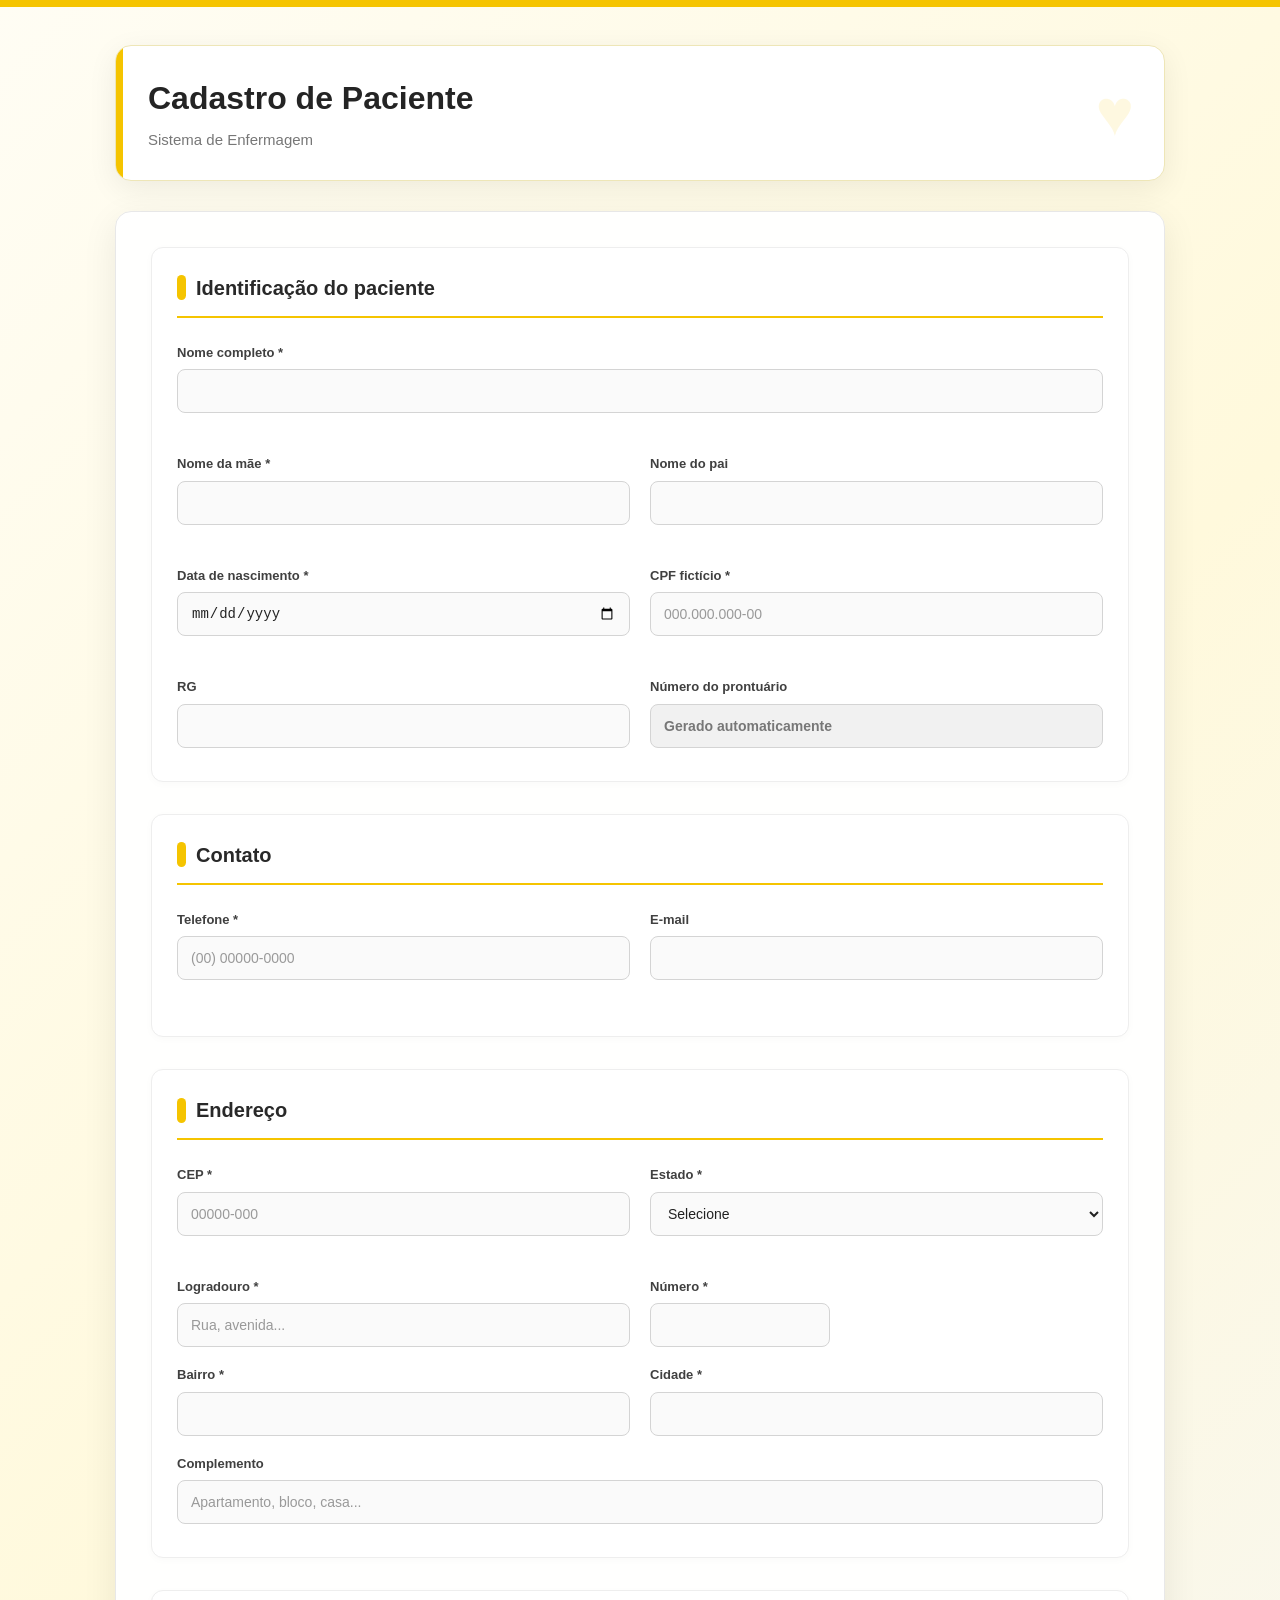
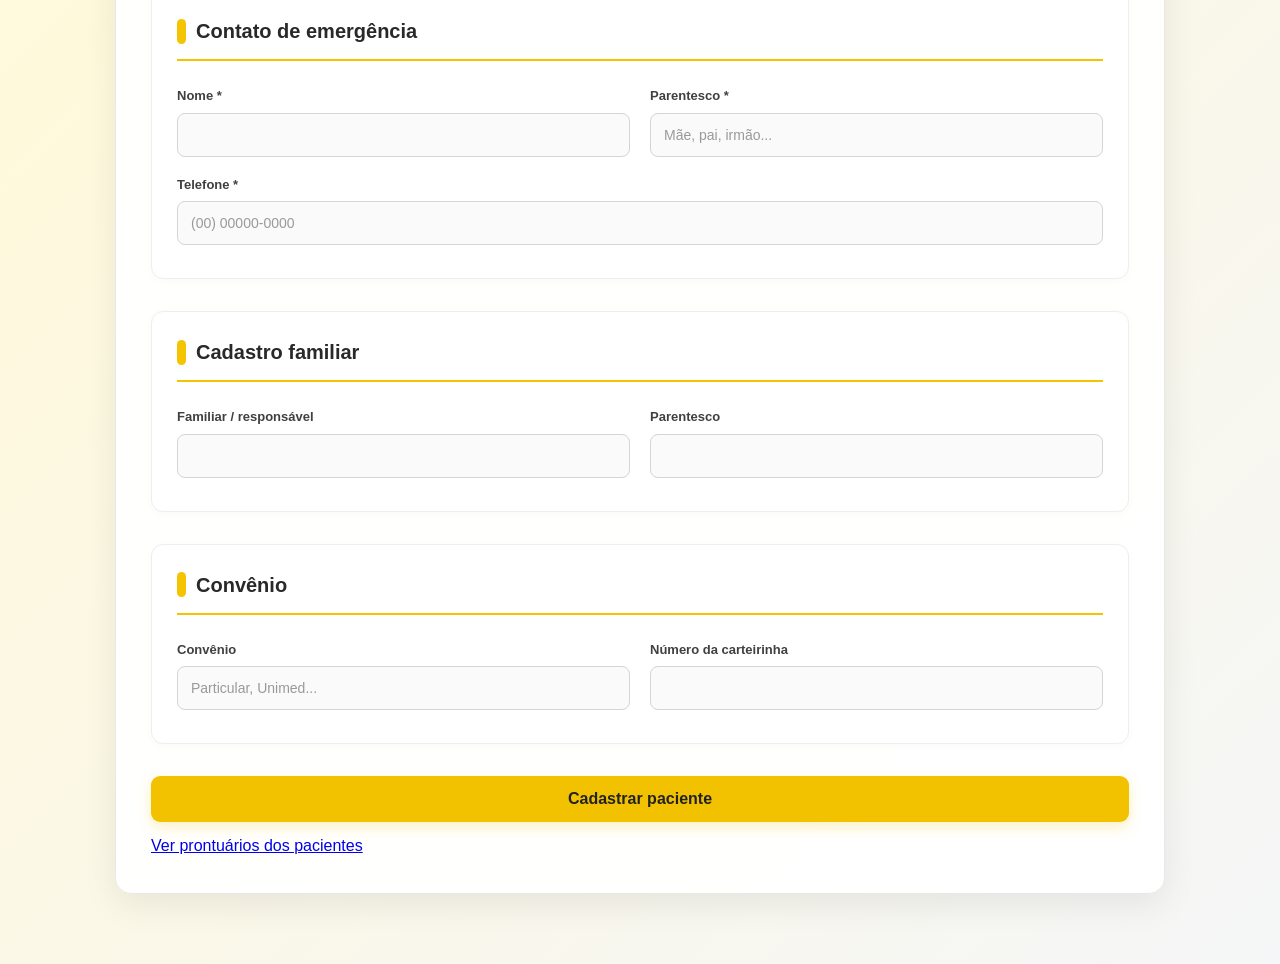
<file: funcionalidades/cadastro_paciente.html>
<!DOCTYPE html>
<html lang="pt-BR">
<head>
    <meta charset="UTF-8">
    <meta name="viewport" content="width=device-width, initial-scale=1.0">
    <title>UniProz</title>
    <link rel="stylesheet" href="../visual/style.css">
    <link rel="shortcut icon" href="../imagens/favicon.ico" type="icone Uniproz">
    <script src="../funcionalidades/main.js" defer></script>
</head>

<body>
    <main class="pagina-cadastro">
        <section class="cadastro-container">
            <header class="cabecalho-cadastro">
                <h1>
                    Cadastro de Paciente
                </h1>
                <p>
                    Sistema de Enfermagem
                </p>
            </header>
            <form id="formCadastro" novalidate>

                <div class="secao-formulario">

                    <h2>
                        Identificação do paciente
                    </h2>

                    <div class="campo-formulario">

                        <label for="nomeCompleto">
                            Nome completo *
                        </label>
                        <input type="text" id="nomeCompleto" name="nomeCompleto" autocomplete="off" required>
                        <small id="nomeCompleto-feedback" class="feedback-campo"></small>
                    </div>

                    <div class="linha-formulario">
                        <div class="campo-formulario">
                            <label for="nomeMae">
                                Nome da mãe *
                            </label>
                            <input type="text" id="nomeMae" name="nomeMae" required>
                            <small id="nomeMae-feedback" class="feedback-campo"></small>
                        </div>

                        <div class="campo-formulario">
                            <label for="nomePai">
                                Nome do pai
                            </label>
                            
                            <input type="text" id="nomePai" name="nomePai">

                            <small id="nomePai-feedback" class="feedback-campo"></small>
                        </div>
                    </div>

                    <div class="linha-formulario">
                        <div class="campo-formulario">
                            <label for="dataNascimento">
                                Data de nascimento *
                            </label>

                            <input type="date" id="dataNascimento" name="dataNascimento" required>

                            <small id="dataNascimento-feedback" class="feedback-campo"></small>
                        </div>


                        <div class="campo-formulario">
                            <label for="cpf">
                                CPF fictício *
                            </label>

                            <input type="text" id="cpf" name="cpf" inputmode="numeric" maxlength="14" placeholder="000.000.000-00" required>

                            <small id="cpf-feedback" class="feedback-campo"></small>
                        </div>
                    </div>

                    <div class="linha-formulario">
                        <div class="campo-formulario">
                            <label for="rg">
                                RG
                            </label>

                            <input type="text" id="rg" name="rg">
                        </div>

                        <div class="campo-formulario">
                            <label for="numeroProntuario">
                                Número do prontuário
                            </label>

                            <input type="text" id="numeroProntuario" name="numeroProntuario" value="Gerado automaticamente" readonly>
                        </div>
                    </div>
                </div>

                <div class="secao-formulario">
                    <h2>
                        Contato
                    </h2>

                    <div class="linha-formulario">
                        <div class="campo-formulario">
                            <label for="telefone">
                                Telefone *
                            </label>

                            <input type="text" id="telefone" name="telefone" inputmode="numeric" maxlength="15" placeholder="(00) 00000-0000" required>
                            <small id="telefone-feedback" class="feedback-campo"></small>
                        </div>

                        <div class="campo-formulario">
                            <label for="email">
                                E-mail
                            </label>

                            <input type="email" id="email" name="email">
                            <small id="email-feedback" class="feedback-campo"></small>
                        </div>
                    </div>
                </div>

                <div class="secao-formulario">
                    <h2>
                        Endereço
                    </h2>

                    <div class="linha-formulario">
                        <div class="campo-formulario">
                            <label for="cep">
                                CEP *
                            </label>

                            <input type="text" id="cep" name="cep" inputmode="numeric" maxlength="9" placeholder="00000-000" required>
                            <small id="cep-feedback" class="feedback-campo"></small>

                        </div>
                        <div class="campo-formulario">
                            <label for="estado">
                                Estado *
                            </label>
                            <select id="estado" name="estado" required>

                                <option value="">
                                    Selecione
                                </option>

                                <option>AC</option>
                                <option>AL</option>
                                <option>AP</option>
                                <option>AM</option>
                                <option>BA</option>
                                <option>CE</option>
                                <option>DF</option>
                                <option>ES</option>
                                <option>GO</option>
                                <option>MA</option>
                                <option>MT</option>
                                <option>MS</option>
                                <option>MG</option>
                                <option>PA</option>
                                <option>PB</option>
                                <option>PR</option>
                                <option>PE</option>
                                <option>PI</option>
                                <option>RJ</option>
                                <option>RN</option>
                                <option>RS</option>
                                <option>RO</option>
                                <option>RR</option>
                                <option>SC</option>
                                <option>SP</option>
                                <option>SE</option>
                                <option>TO</option>
                            </select>
                        </div>
                    </div>

                    <div class="linha-formulario">
                        <div class="campo-formulario grande">
                            <label for="logradouro">
                                Logradouro *
                            </label>

                            <input type="text" id="logradouro" name="logradouro" placeholder="Rua, avenida..." required>

                        </div>
                        <div class="campo-formulario pequeno">
                            <label for="numero">
                                Número *
                            </label>

                            <input type="text" id="numero" name="numero" required>
                        </div>
                    </div>

                    <div class="linha-formulario">
                        <div class="campo-formulario">
                            <label for="bairro">
                                Bairro *
                            </label>

                            <input type="text" id="bairro" name="bairro" required>
                        </div>
                        <div class="campo-formulario">
                            <label for="cidade">
                                Cidade *
                            </label>

                            <input type="text" id="cidade" name="cidade" required>
                        </div>
                    </div>

                    <div class="campo-formulario">
                        <label for="complemento">
                            Complemento
                        </label>

                        <input type="text" id="complemento" name="complemento" placeholder="Apartamento, bloco, casa...">
                    </div>
                </div>
                <div class="secao-formulario">
                    <h2>
                        Contato de emergência
                    </h2>

                    <div class="linha-formulario">
                        <div class="campo-formulario">
                            <label for="nomeEmergencia">
                                Nome *
                            </label>

                            <input type="text" id="nomeEmergencia" name="nomeEmergencia" required>
                        </div>

                        <div class="campo-formulario">
                            <label for="parentescoEmergencia">
                                Parentesco *
                            </label>
                        
                            <input type="text" id="parentescoEmergencia" name="parentescoEmergencia" placeholder="Mãe, pai, irmão..." required>
                        </div>

                    </div>
                    <div class="campo-formulario">
                        <label for="telefoneEmergencia">
                            Telefone *
                        </label>
                        <input type="text" id="telefoneEmergencia" name="telefoneEmergencia" inputmode="numeric" maxlength="15" placeholder="(00) 00000-0000" required>

                    </div>
                </div>
                <div class="secao-formulario">
                    <h2>
                        Cadastro familiar
                    </h2>
                    <div class="linha-formulario">
                        <div class="campo-formulario">
                            <label for="responsavelFamiliar">
                                Familiar / responsável
                            </label>

                            <input type="text" id="responsavelFamiliar" name="responsavelFamiliar">

                        </div>
                        <div class="campo-formulario">
                            <label for="parentescoFamiliar">
                                Parentesco
                            </label>

                            <input type="text" id="parentescoFamiliar" name="parentescoFamiliar">

                        </div>
                    </div>
                </div>
                <div class="secao-formulario">
                    <h2>
                        Convênio
                    </h2>
                    <div class="linha-formulario">
                        <div class="campo-formulario">
                            <label for="convenio">
                                Convênio
                            </label>

                            <input type="text" id="convenio" name="convenio" placeholder="Particular, Unimed...">

                        </div>
                        <div class="campo-formulario">
                            <label for="numeroCarteirinha">
                                Número da carteirinha
                            </label>

                            <input type="text" id="numeroCarteirinha" name="numeroCarteirinha">

                        </div>
                    </div>
                </div>

                <div id="mensagemCadastro" class="mensagem"></div>

                <div class="acoes-cadastro">

                    <button type="submit" class="btn-principal">
                        Cadastrar paciente
                    </button>
                    <a href="prontuario.html" class="btn-prontuario">
                        Ver prontuários dos pacientes
                    </a>
                </div>
            </form>
        </section>
    </main>

    <script src="main.js"></script>

</body>
</html>
</file>
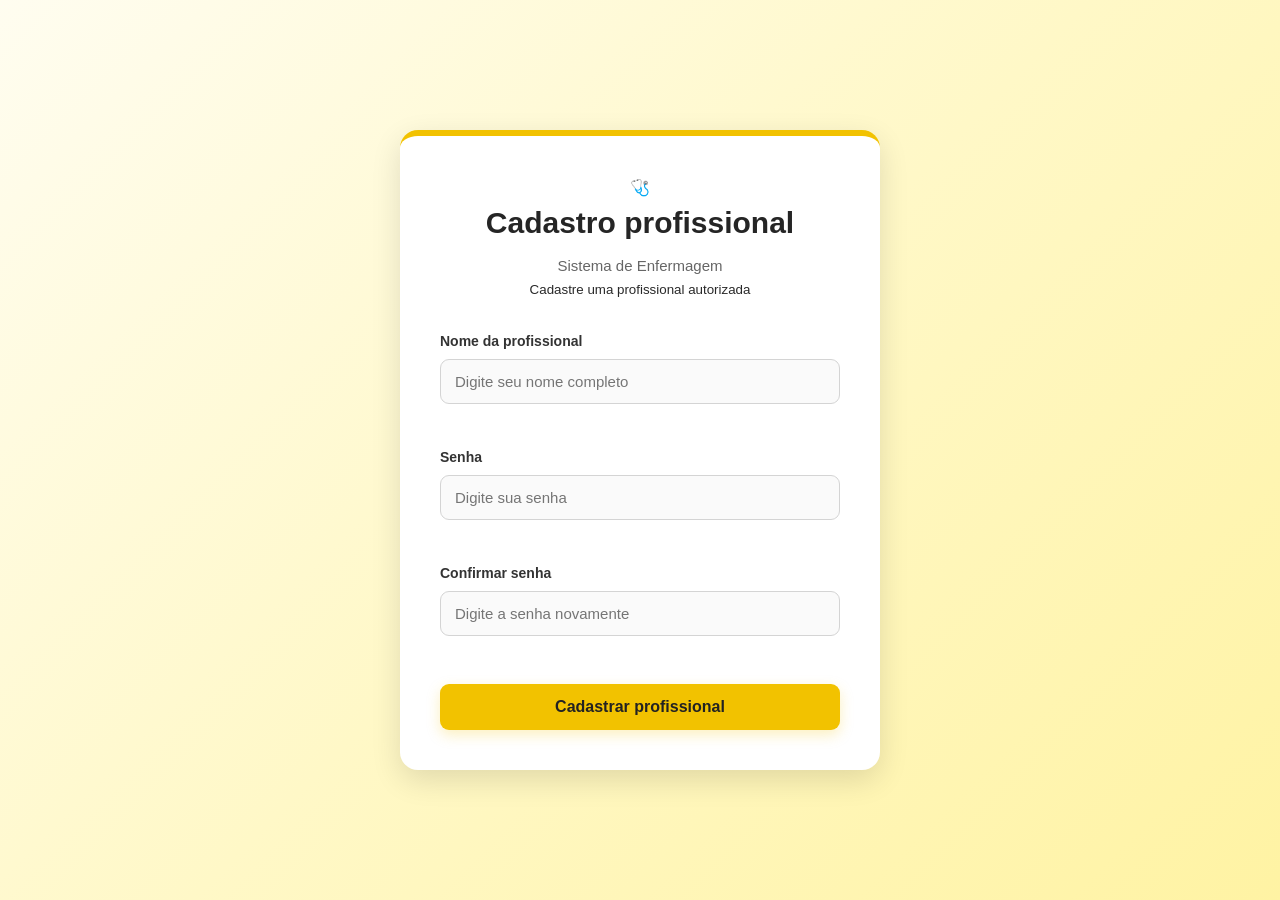
<file: funcionalidades/cadastro_profissional.html>
<!DOCTYPE html>
<html lang="pt-BR">
<head>
    <meta charset="UTF-8">
    <meta name="viewport" content="width=device-width, initial-scale=1.0">
    <title>UniProz</title>
    <link rel="stylesheet" href="../visual/style.css">
    <link rel="shortcut icon" href="../imagens/favicon.ico" type="icone UniProz">
    <script src="../funcionalidades/main.js" defer></script>
</head>
<body>
    <main class="login-container">
        <section class="login-box">
            <header class="login-header">
                <div class="login-icone">
                    🩺
                </div>
                <h1>
                    Cadastro profissional
                </h1>
                <p>
                    Sistema de Enfermagem
                </p>
                <small>
                    Cadastre uma profissional autorizada
                </small>
            </header>

            <form id="formCadastroProfissional" novalidate>

                <div class="form-group">
                    <label for="nomeProfissional">
                        Nome da profissional
                    </label>

                    <input type="text" id="nomeProfissional" name="nomeProfissional" placeholder="Digite seu nome completo" autocomplete="name" required>

                    <small id="nomeProfissional-feedback" class="feedback-campo"></small>
                </div>

                <div class="form-group">
                    <label for="senhaProfissional">
                        Senha
                    </label>

                    <input type="password" id="senhaProfissional" name="senhaProfissional" placeholder="Digite sua senha" autocomplete="new-password" required>

                    <small id="senhaProfissional-feedback" class="feedback-campo"></small>
                </div>

                <div class="form-group">
                    <label for="confirmarSenha">
                        Confirmar senha
                    </label>

                    <input type="password" id="confirmarSenha" name="confirmarSenha" placeholder="Digite a senha novamente" autocomplete="new-password" required>

                    <small id="confirmarSenha-feedback" class="feedback-campo"></small>
                </div>

                <div id="mensagemProfissional" class="mensagem"></div>

                <div class="form-actions">
                    <button type="submit" class="btn-principal">
                        Cadastrar profissional
                    </button>
                </div>
            </form>
        </section>
    </main>
</body>
</html>
</file>
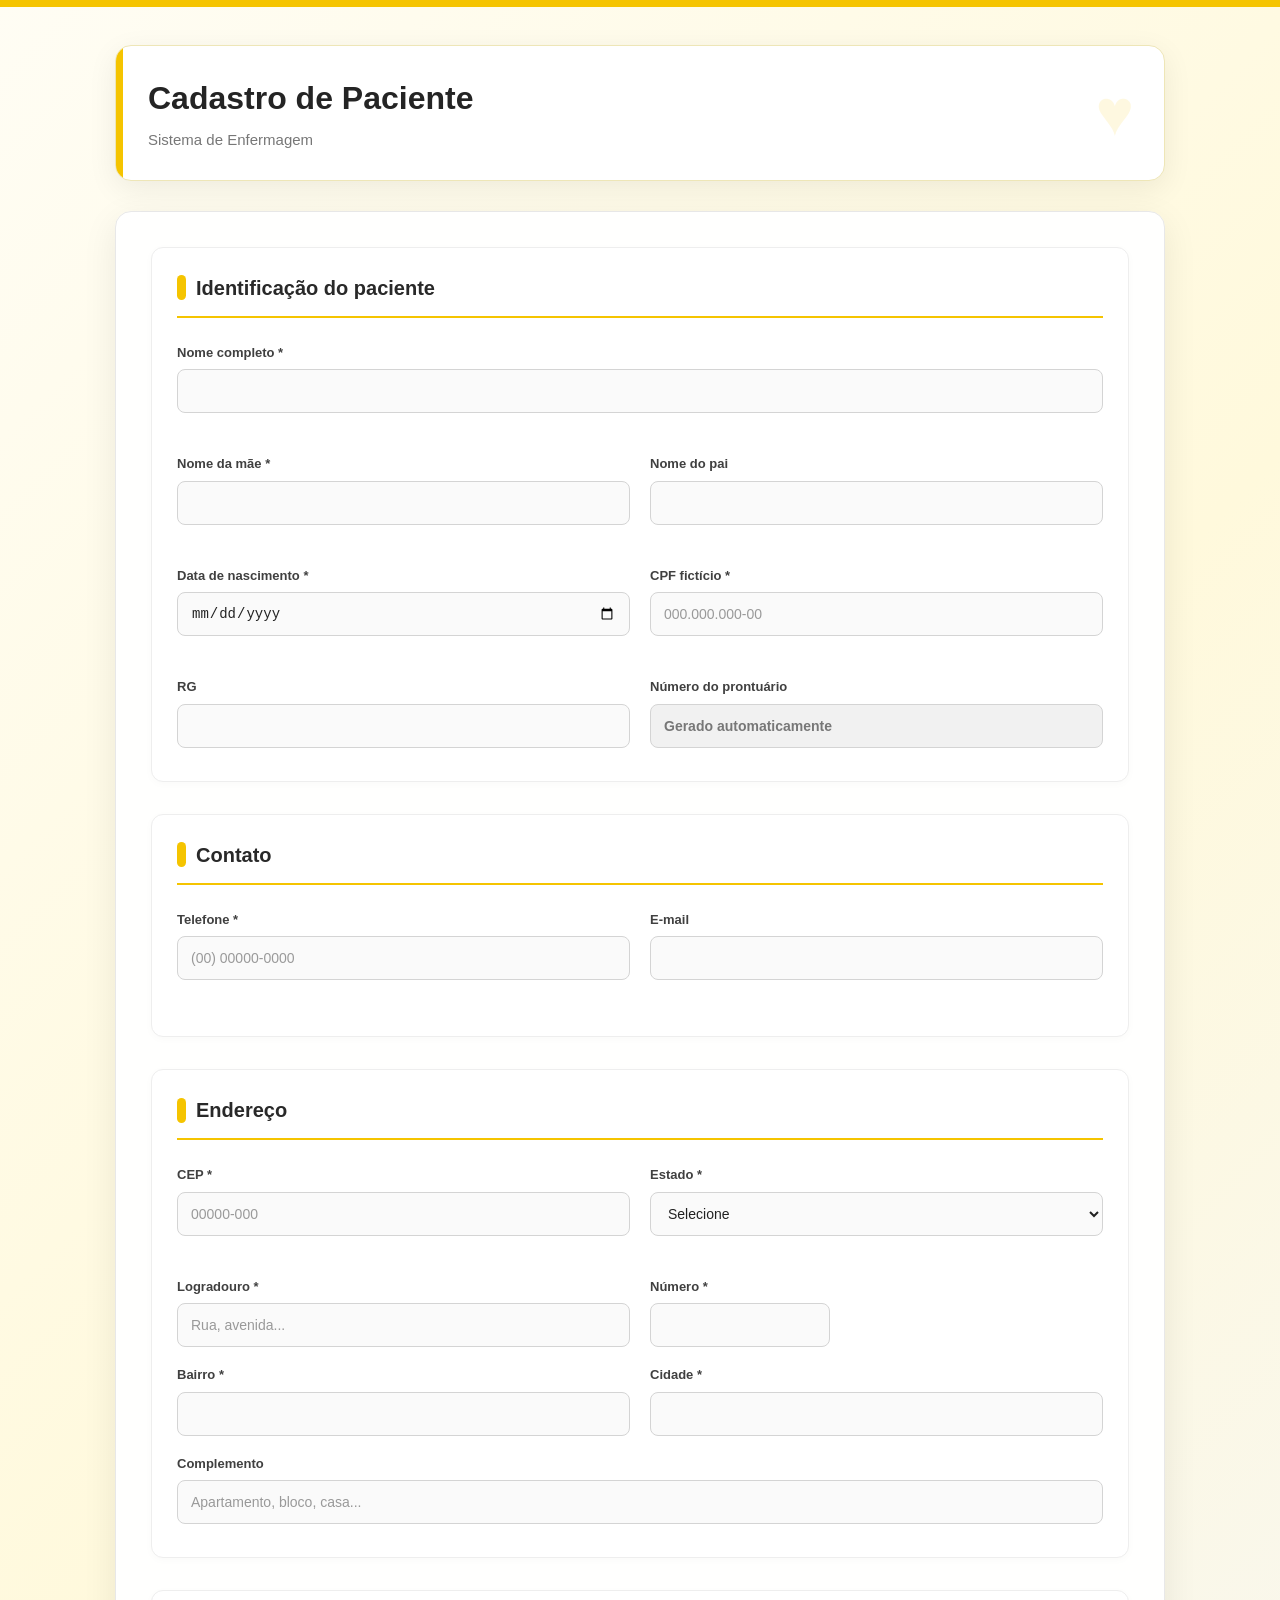
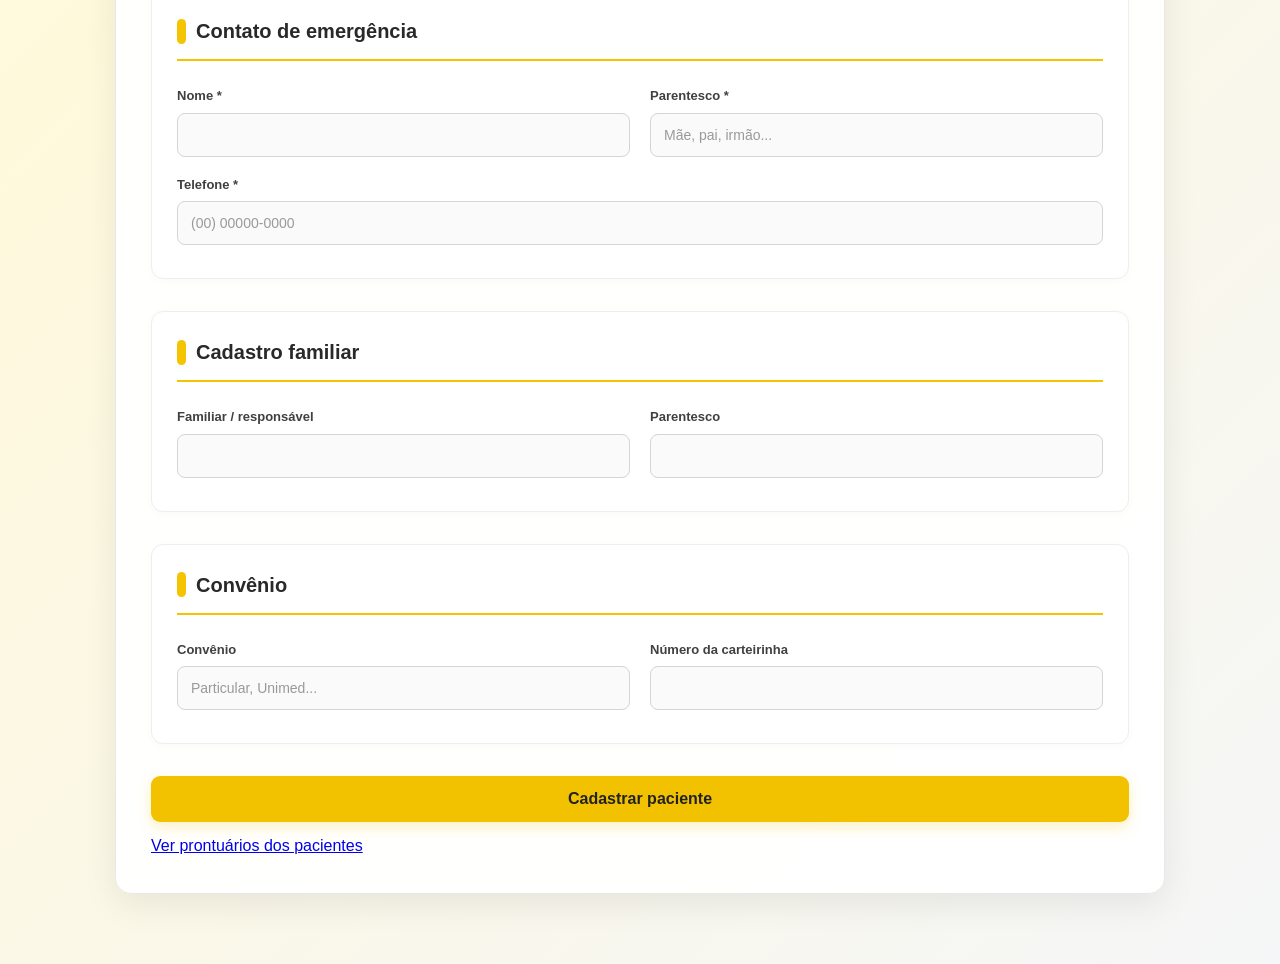
<file: funcionalidades/cadatro.html>
<!DOCTYPE html>
<html lang="pt-BR">

<head>

    <meta charset="UTF-8">

    <meta
        name="viewport"
        content="width=device-width, initial-scale=1.0"
    >

    <title>Cadastro de Paciente</title>

    <link
        rel="stylesheet"
        href="../visual/style.css"
    >

</head>


<body>

    <main class="pagina-cadastro">

        <section class="cadastro-container">

            <header class="cabecalho-cadastro">

                <h1>
                    Cadastro de Paciente
                </h1>

                <p>
                    Sistema de Enfermagem
                </p>

            </header>


            <form
                id="formCadastro"
                novalidate
            >


                <!-- =====================================
                     IDENTIFICAÇÃO
                ====================================== -->

                <div class="secao-formulario">

                    <h2>
                        Identificação do paciente
                    </h2>


                    <div class="campo-formulario">

                        <label for="nomeCompleto">
                            Nome completo *
                        </label>

                        <input
                            type="text"
                            id="nomeCompleto"
                            name="nomeCompleto"
                            autocomplete="off"
                            required
                        >

                        <small
                            id="nomeCompleto-feedback"
                            class="feedback-campo"
                        ></small>

                    </div>


                    <div class="linha-formulario">

                        <div class="campo-formulario">

                            <label for="nomeMae">
                                Nome da mãe *
                            </label>

                            <input
                                type="text"
                                id="nomeMae"
                                name="nomeMae"
                                required
                            >

                            <small
                                id="nomeMae-feedback"
                                class="feedback-campo"
                            ></small>

                        </div>


                        <div class="campo-formulario">

                            <label for="nomePai">
                                Nome do pai
                            </label>

                            <input
                                type="text"
                                id="nomePai"
                                name="nomePai"
                            >

                            <small
                                id="nomePai-feedback"
                                class="feedback-campo"
                            ></small>

                        </div>

                    </div>


                    <div class="linha-formulario">

                        <div class="campo-formulario">

                            <label for="dataNascimento">
                                Data de nascimento *
                            </label>

                            <input
                                type="date"
                                id="dataNascimento"
                                name="dataNascimento"
                                required
                            >

                            <small
                                id="dataNascimento-feedback"
                                class="feedback-campo"
                            ></small>

                        </div>


                        <div class="campo-formulario">

                            <label for="cpf">
                                CPF fictício *
                            </label>

                            <input
                                type="text"
                                id="cpf"
                                name="cpf"
                                inputmode="numeric"
                                maxlength="14"
                                placeholder="000.000.000-00"
                                required
                            >

                            <small
                                id="cpf-feedback"
                                class="feedback-campo"
                            ></small>

                        </div>

                    </div>


                    <div class="linha-formulario">

                        <div class="campo-formulario">

                            <label for="rg">
                                RG
                            </label>

                            <input
                                type="text"
                                id="rg"
                                name="rg"
                            >

                        </div>


                        <div class="campo-formulario">

                            <label for="numeroProntuario">
                                Número do prontuário
                            </label>

                            <input
                                type="text"
                                id="numeroProntuario"
                                name="numeroProntuario"
                                value="Gerado automaticamente"
                                readonly
                            >

                        </div>

                    </div>

                </div>


                <!-- =====================================
                     CONTATO
                ====================================== -->

                <div class="secao-formulario">

                    <h2>
                        Contato
                    </h2>


                    <div class="linha-formulario">

                        <div class="campo-formulario">

                            <label for="telefone">
                                Telefone *
                            </label>

                            <input
                                type="text"
                                id="telefone"
                                name="telefone"
                                inputmode="numeric"
                                maxlength="15"
                                placeholder="(00) 00000-0000"
                                required
                            >

                            <small
                                id="telefone-feedback"
                                class="feedback-campo"
                            ></small>

                        </div>


                        <div class="campo-formulario">

                            <label for="email">
                                E-mail
                            </label>

                            <input
                                type="email"
                                id="email"
                                name="email"
                            >

                            <small
                                id="email-feedback"
                                class="feedback-campo"
                            ></small>

                        </div>

                    </div>

                </div>


                <!-- =====================================
                     ENDEREÇO
                ====================================== -->

                <div class="secao-formulario">

                    <h2>
                        Endereço
                    </h2>


                    <div class="linha-formulario">

                        <div class="campo-formulario">

                            <label for="cep">
                                CEP *
                            </label>

                            <input
                                type="text"
                                id="cep"
                                name="cep"
                                inputmode="numeric"
                                maxlength="9"
                                placeholder="00000-000"
                                required
                            >

                            <small
                                id="cep-feedback"
                                class="feedback-campo"
                            ></small>

                        </div>


                        <div class="campo-formulario">

                            <label for="estado">
                                Estado *
                            </label>

                            <select
                                id="estado"
                                name="estado"
                                required
                            >

                                <option value="">
                                    Selecione
                                </option>

                                <option>AC</option>
                                <option>AL</option>
                                <option>AP</option>
                                <option>AM</option>
                                <option>BA</option>
                                <option>CE</option>
                                <option>DF</option>
                                <option>ES</option>
                                <option>GO</option>
                                <option>MA</option>
                                <option>MT</option>
                                <option>MS</option>
                                <option>MG</option>
                                <option>PA</option>
                                <option>PB</option>
                                <option>PR</option>
                                <option>PE</option>
                                <option>PI</option>
                                <option>RJ</option>
                                <option>RN</option>
                                <option>RS</option>
                                <option>RO</option>
                                <option>RR</option>
                                <option>SC</option>
                                <option>SP</option>
                                <option>SE</option>
                                <option>TO</option>

                            </select>

                        </div>

                    </div>


                    <div class="linha-formulario">

                        <div class="campo-formulario grande">

                            <label for="logradouro">
                                Logradouro *
                            </label>

                            <input
                                type="text"
                                id="logradouro"
                                name="logradouro"
                                placeholder="Rua, avenida..."
                                required
                            >

                        </div>


                        <div class="campo-formulario pequeno">

                            <label for="numero">
                                Número *
                            </label>

                            <input
                                type="text"
                                id="numero"
                                name="numero"
                                required
                            >

                        </div>

                    </div>


                    <div class="linha-formulario">

                        <div class="campo-formulario">

                            <label for="bairro">
                                Bairro *
                            </label>

                            <input
                                type="text"
                                id="bairro"
                                name="bairro"
                                required
                            >

                        </div>


                        <div class="campo-formulario">

                            <label for="cidade">
                                Cidade *
                            </label>

                            <input
                                type="text"
                                id="cidade"
                                name="cidade"
                                required
                            >

                        </div>

                    </div>


                    <div class="campo-formulario">

                        <label for="complemento">
                            Complemento
                        </label>

                        <input
                            type="text"
                            id="complemento"
                            name="complemento"
                            placeholder="Apartamento, bloco, casa..."
                        >

                    </div>

                </div>


                <!-- =====================================
                     CONTATO DE EMERGÊNCIA
                ====================================== -->

                <div class="secao-formulario">

                    <h2>
                        Contato de emergência
                    </h2>


                    <div class="linha-formulario">

                        <div class="campo-formulario">

                            <label for="nomeEmergencia">
                                Nome *
                            </label>

                            <input
                                type="text"
                                id="nomeEmergencia"
                                name="nomeEmergencia"
                                required
                            >

                        </div>


                        <div class="campo-formulario">

                            <label for="parentescoEmergencia">
                                Parentesco *
                            </label>

                            <input
                                type="text"
                                id="parentescoEmergencia"
                                name="parentescoEmergencia"
                                placeholder="Mãe, pai, irmão..."
                                required
                            >

                        </div>

                    </div>


                    <div class="campo-formulario">

                        <label for="telefoneEmergencia">
                            Telefone *
                        </label>

                        <input
                            type="text"
                            id="telefoneEmergencia"
                            name="telefoneEmergencia"
                            inputmode="numeric"
                            maxlength="15"
                            placeholder="(00) 00000-0000"
                            required
                        >

                    </div>

                </div>


                <!-- =====================================
                     FAMILIAR / RESPONSÁVEL
                ====================================== -->

                <div class="secao-formulario">

                    <h2>
                        Cadastro familiar
                    </h2>


                    <div class="linha-formulario">

                        <div class="campo-formulario">

                            <label for="responsavelFamiliar">
                                Familiar / responsável
                            </label>

                            <input
                                type="text"
                                id="responsavelFamiliar"
                                name="responsavelFamiliar"
                            >

                        </div>


                        <div class="campo-formulario">

                            <label for="parentescoFamiliar">
                                Parentesco
                            </label>

                            <input
                                type="text"
                                id="parentescoFamiliar"
                                name="parentescoFamiliar"
                            >

                        </div>

                    </div>

                </div>


                <!-- =====================================
                     CONVÊNIO
                ====================================== -->

                <div class="secao-formulario">

                    <h2>
                        Convênio
                    </h2>


                    <div class="linha-formulario">

                        <div class="campo-formulario">

                            <label for="convenio">
                                Convênio
                            </label>

                            <input
                                type="text"
                                id="convenio"
                                name="convenio"
                                placeholder="Particular, Unimed..."
                            >

                        </div>


                        <div class="campo-formulario">

                            <label for="numeroCarteirinha">
                                Número da carteirinha
                            </label>

                            <input
                                type="text"
                                id="numeroCarteirinha"
                                name="numeroCarteirinha"
                            >

                        </div>

                    </div>

                </div>


                <!-- =====================================
                     MENSAGEM
                ====================================== -->

                <div
                    id="mensagemCadastro"
                    class="mensagem"
                ></div>


                <!-- =====================================
                     BOTÃO
                ====================================== -->

                <div class="acoes-cadastro">

                    <button
                        type="submit"
                        class="btn-principal"
                    >
                        Cadastrar paciente
                    </button>

                    <a
                        href="prontuario.html"
                        class="btn-prontuario"
                    >
                        Ver prontuários dos pacientes
                    </a>

</div>


            </form>

        </section>

    </main>


    <script src="main.js"></script>

</body>

</html>
</file>
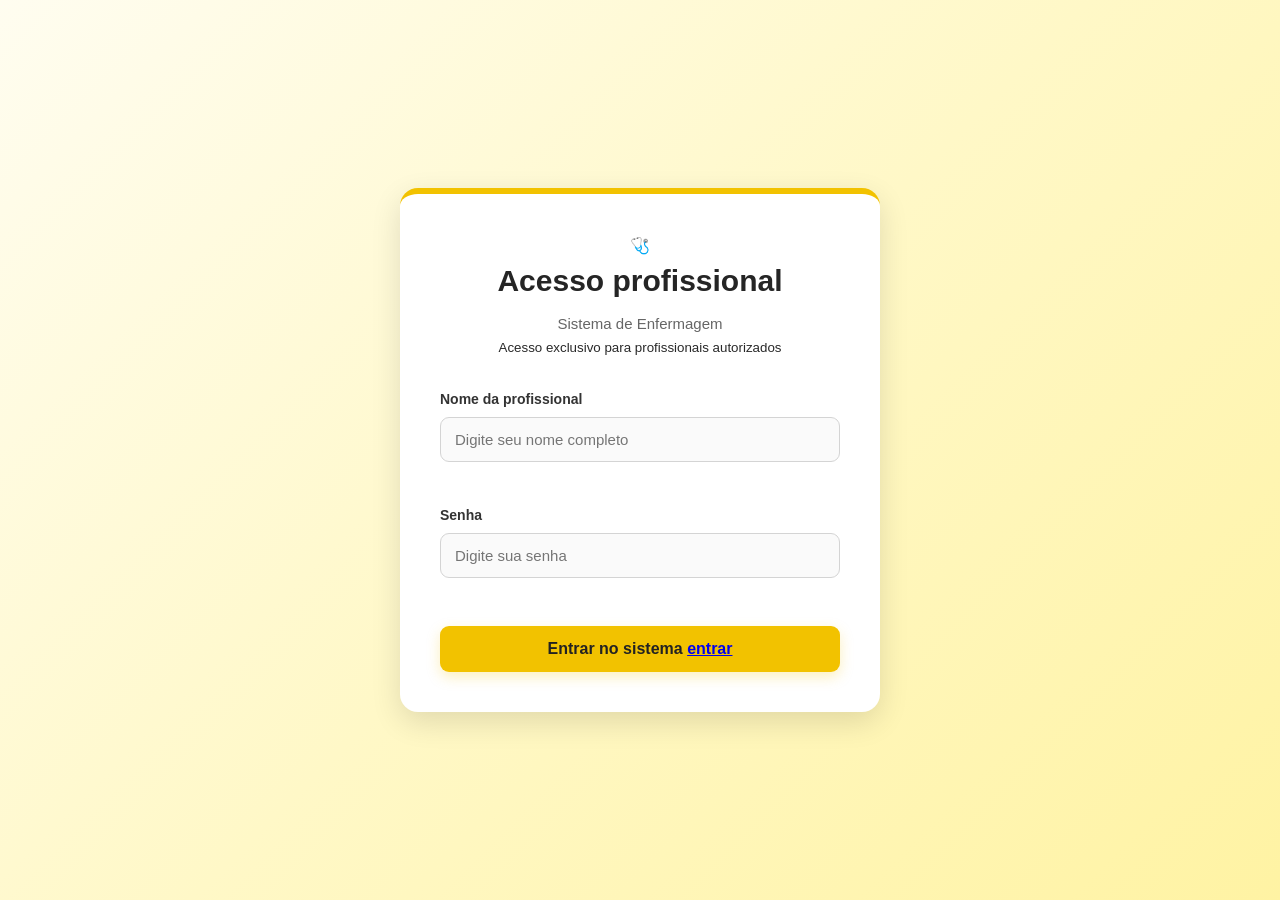
<file: funcionalidades/login.html>
<!DOCTYPE html>
<html lang="pt-BR">
<head>
    <meta charset="UTF-8">
    <meta name="viewport" content="width=device-width, initial-scale=1.0">
    <title>UniProz</title>
    <link rel="stylesheet" href="../visual/style.css">
    <link rel="shortcut icon" href="../imagens/favicon.ico" type="icone UniProz">
    <script src="../funcionalidades/main.js" defer></script>
</head>
<body>
    <main class="login-container">
        <section class="login-box">
            <header class="login-header">
                <div class="login-icone">
                    🩺
                </div>
                <h1>
                    Acesso profissional
                </h1>
                <p>
                    Sistema de Enfermagem
                </p>
                <small>
                    Acesso exclusivo para profissionais autorizados
                </small>
            </header>

            <form id="formLogin" novalidate>
                <div class="form-group">
                    <label for="loginNome">
                        Nome da profissional
                    </label>

                    <input type="text" id="loginNome" name="loginNome" placeholder="Digite seu nome completo" autocomplete="username" required >

                    <small id="loginNome-feedback" class="feedback-campo"></small>
                </div>

                <div class="form-group">
                    <label for="loginSenha">
                        Senha
                    </label>

                    <input type="password" id="loginSenha" name="loginSenha" placeholder="Digite sua senha" autocomplete="current-password" required>
                    <small id="loginSenha-feedback" class="feedback-campo"></small>
                </div>

                <div id="mensagemLogin" class="mensagem"></div>

                <div class="form-actions">
                    <button type="submit" class="btn-principal">
                        Entrar no sistema
                          <a href="../Site/site.html">entrar</a>
                    </button>
                    
                </div>
            </form>
        </section>
    </main>
</body>
</html>
</file>
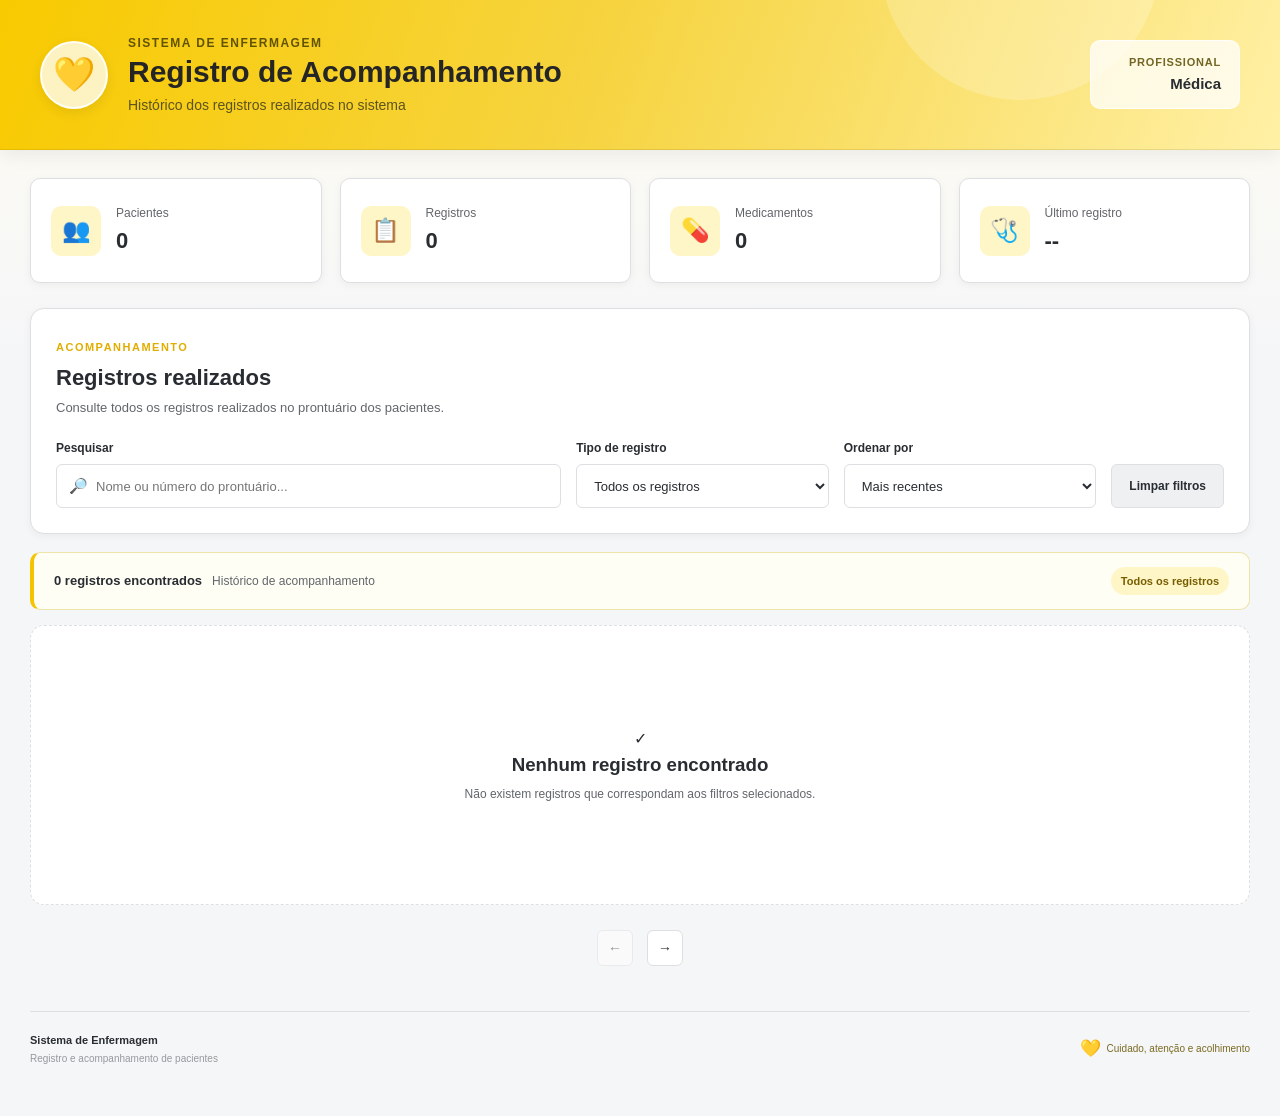
<file: funcionalidades/registros.html>
<!DOCTYPE html>
<html lang="pt-BR">
<head>
    <meta charset="UTF-8">
    <meta name="viewport" content="width=device-width, initial-scale=1.0">
    <title>UniProz</title>
    <link rel="shortcut icon" href="../imagens/favicon.ico" type="icone UniProz">
    <link rel="stylesheet" href="../visual/tela_acompanhamento.css">
    <script src="../funcionalidades/registro.js" defer></script>
</head>
<body>
    <main class="pagina-acompanhamento">
        <header class="cabecalho-acompanhamento">
            <div class="cabecalho-identidade">
                <div class="icone-setembro">
                    <span>
                        💛
                    </span>
                </div>
                <div>
                    <p class="subtitulo-sistema">
                        Sistema de Enfermagem
                    </p>
                    <h1>
                        Registro de Acompanhamento
                    </h1>
                    <p class="descricao-cabecalho">
                        Histórico dos registros realizados no sistema
                    </p>
                </div>
            </div>
            <div class="cabecalho-profissional">
                <span>
                    Profissional
                </span>
                <strong>
                    Médica
                </strong>
            </div>
        </header>

        <section class="resumo-acompanhamento">
            <div class="card-resumo">
                <div class="icone-resumo">
                    👥
                </div>
                <div>
                    <span>
                        Pacientes
                    </span>
                    <strong id="totalPacientes">
                        0
                    </strong>
                </div>
            </div>
            <div class="card-resumo">
                <div class="icone-resumo">
                    📋
                </div>
                <div>
                    <span>
                        Registros
                    </span>

                    <strong id="totalRegistros">
                        0
                    </strong>
                </div>
            </div>
            <div class="card-resumo">
                <div class="icone-resumo">
                    💊
                </div>
                <div>
                    <span>
                        Medicamentos
                    </span>
                    <strong id="totalMedicamentos">
                        0
                    </strong>
                </div>
            </div>
            <div class="card-resumo">
                <div class="icone-resumo">
                    🩺
                </div>
                <div>
                    <span>
                        Último registro
                    </span>
                    <strong id="ultimoRegistro">
                        --
                    </strong>
                </div>
            </div>
        </section>

        <section class="painel-filtros">
            <div class="titulo-filtros">
                <div>
                    <span class="rotulo-secao">
                        ACOMPANHAMENTO
                    </span>
                    <h2>
                        Registros realizados
                    </h2>
                    <p>
                        Consulte todos os registros realizados
                        no prontuário dos pacientes.
                    </p>
                </div>
            </div>

            <div class="filtros">
                <div class="campo-filtro campo-busca">
                    <label for="buscaRegistro">
                        Pesquisar
                    </label>
                    <div class="input-busca">
                        <span>
                            🔎
                        </span>

                        <input type="text" id="buscaRegistro" placeholder="Nome ou número do prontuário..." autocomplete="off">
                    </div>
                </div>

                <div class="campo-filtro">
                    <label for="filtroRegistro">
                        Tipo de registro
                    </label>

                    <select id="filtroRegistro">
                        <option value="todos">
                            Todos os registros
                        </option>

                        <option value="condicao">
                            Condição atual
                        </option>

                        <option value="sinais">
                            Sinais vitais
                        </option>

                        <option value="cuidados">
                            Cuidados
                        </option>

                        <option value="medicamentos">
                            Medicamentos
                        </option>

                        <option value="procedimento">
                            Procedimentos
                        </option>

                        <option value="ferida">
                            Curativos e feridas
                        </option>

                        <option value="alimentacao">
                            Alimentação e hidratação
                        </option>

                        <option value="dispositivos">
                            Dispositivos
                        </option>

                        <option value="intercorrencia">
                            Intercorrências
                        </option>

                        <option value="evolucao">
                            Evolução
                        </option>

                        <option value="observacoes">
                            Observações
                        </option>
                    </select>
                </div>
                <div class="campo-filtro">
                    <label for="ordenacaoRegistro">
                        Ordenar por
                    </label>
                    <select id="ordenacaoRegistro">
                        <option value="mais-recente">
                            Mais recentes
                        </option>

                        <option value="mais-antigo">
                            Mais antigos
                        </option>

                        <option value="nome">
                            Nome do paciente
                        </option>
                    </select>
                </div>
                <button type="button" id="btnLimparFiltros" class="btn-limpar">
                    Limpar filtros
                </button>
            </div>
        </section>

        <section class="barra-resultados">
            <div>
                <strong id="quantidadeResultados">
                    0 registros encontrados
                </strong>
                <span>
                    Histórico de acompanhamento
                </span>
            </div>
            <div id="statusFiltros" class="status-filtros">
                Todos os registros
            </div>
        </section>

        <section id="listaRegistros" class="lista-registros">

            <div id="estadoVazio" class="estado-vazio" >
                <div class="icone-vazio">
                    📋
                </div>
                <h2>
                    Nenhum registro encontrado
                </h2>
                <p>
                    Os registros realizados no prontuário
                    aparecerão nesta tela.
                </p>
            </div>
        </section>

        <template id="modeloRegistro">
            <article class="registro-acompanhamento">
                <header class="registro-cabecalho">
                    <div class="registro-identificacao">
                        <div class="avatar-paciente">

                            <span>
                                👤
                            </span>
                        </div>

                        <div>
                            <span class="registro-paciente-label">
                                PACIENTE
                            </span>
                            <h2
                                class="registro-paciente-nome"
                            >
                                Nome do paciente
                            </h2>
                            <p class="registro-prontuario">
                                Prontuário:
                                <strong>
                                    000000
                                </strong>
                            </p>
                        </div>
                    </div>

                    <div class="registro-data">
                        <span>
                            Data do registro
                        </span>
                        <strong class="registro-data-valor">
                            00/00/0000 00:00
                        </strong>
                    </div>
                </header>

                <div class="registro-profissional">
                    <span>
                        Registrado por
                    </span>
                    <strong class="registro-profissional-valor">
                        Médica
                    </strong>
                </div>

                <section class="registro-bloco registro-condicao">
                    <div class="registro-bloco-titulo">
                        <span class="icone-bloco">
                            🩺
                        </span>
                        <h3>
                            Condição atual
                        </h3>
                    </div>

                    <div class="registro-dados-condicao">
                        <div>
                            <span>
                                Nível de consciência
                            </span>
                            <strong class="registro-consciencia">
                                Não informado
                            </strong>
                        </div>

                        <div>
                            <span>
                                Estado geral
                            </span>
                            <strong class="registro-estado-geral">
                                Não informado
                            </strong>
                        </div>
                    </div>
                    <p
                        class="registro-condicao-texto"
                    >
                    </p>
                </section>

                <section class="registro-bloco">
                    <div class="registro-bloco-titulo">
                        <span class="icone-bloco">
                            ❤️
                        </span>
                        <h3>
                            Sinais vitais
                        </h3>
                    </div>
                    <div class="grade-sinais">
                        <div class="sinal-vital">
                            <span>
                                Pressão arterial
                            </span>

                            <strong class="sinal-pressao">
                                --
                            </strong>
                        </div>
                        <div class="sinal-vital">
                            <span>
                                Frequência cardíaca
                            </span>

                            <strong class="sinal-cardiaca">
                                --
                            </strong>
                        </div>
                        <div class="sinal-vital">
                            <span>
                                Frequência respiratória
                            </span>

                            <strong class="sinal-respiratoria">
                                --
                            </strong>
                        </div>

                        <div class="sinal-vital">
                            <span>
                                Temperatura
                            </span>

                            <strong class="sinal-temperatura">
                                --
                            </strong>
                        </div>
                        <div class="sinal-vital">
                            <span>
                                Saturação O₂
                            </span>
                            <strong class="sinal-saturacao">
                                --
                            </strong>
                        </div>
                        <div class="sinal-vital">
                            <span>
                                Glicemia
                            </span>

                            <strong class="sinal-glicemia">
                                --
                            </strong>
                        </div>
                        <div class="sinal-vital sinal-dor">
                            <span>
                                Escala de dor
                            </span>

                            <strong class="sinal-dor-valor">
                                --
                            </strong>
                        </div>
                    </div>
                </section>

                <section class="registro-bloco">
                    <div class="registro-bloco-titulo">
                        <span class="icone-bloco">
                            🧼
                        </span>
                        <h3>
                            Cuidados realizados
                        </h3>
                    </div>
                    <div class="tags-cuidados"> </div>

                    <div class="registro-texto-secundario">
                        <span>
                            Detalhes
                        </span>
                        <p class="registro-detalhes-cuidados">
                            Não informado
                        </p>
                    </div>
                </section>

                <section class="registro-bloco">
                    <div class="registro-bloco-titulo">
                        <span class="icone-bloco">
                            💊
                        </span>
                        <h3>
                            Medicamentos
                        </h3>
                    </div>

                    <div class="lista-medicamentos-registro">
                    </div>
                </section>

                <section class="registro-bloco">
                    <div class="registro-bloco-titulo">
                        <span class="icone-bloco">
                            🩹
                        </span>
                        <h3>
                            Procedimento realizado
                        </h3>
                    </div>

                    <div class="dados-procedimento">
                        <div>
                            <span>
                                Tipo
                            </span>
                            <strong class="procedimento-tipo">
                                Não informado
                            </strong>
                        </div>

                        <div>
                            <span>
                                Local
                            </span>
                            <strong class="procedimento-local">
                                Não informado
                            </strong>
                        </div>
                    </div>
                    <p class="procedimento-detalhes">
                    </p>
                </section>

                <section class="registro-bloco">
                    <div class="registro-bloco-titulo">
                        <span class="icone-bloco">
                            🩹
                        </span>
                        <h3>
                            Curativos e feridas
                        </h3>
                    </div>

                    <div class="dados-ferida">
                        <div>
                            <span>
                                Local
                            </span>
                            <strong class="ferida-local">
                                Não informado
                            </strong>
                        </div>
                        <div>
                            <span>
                                Tipo
                            </span>
                            <strong class="ferida-tipo">
                                Não informado
                            </strong>
                        </div>

                        <div>
                            <span>
                                Dimensões
                            </span>
                            <strong class="ferida-tamanho">
                                Não informado
                            </strong>
                        </div>

                        <div>
                            <span>
                                Aspecto
                            </span>
                            <strong class="ferida-aspecto">
                                Não informado
                            </strong>
                        </div>
                    </div>

                    <p class="ferida-detalhes">
                    </p>
                </section>

                <section class="registro-bloco">
                    <div class="registro-bloco-titulo">
                        <span class="icone-bloco">
                            🍎
                        </span>
                        <h3>
                            Alimentação e hidratação
                        </h3>
                    </div>
                    <div class="dados-alimentacao">
                        <div>
                            <span>
                                Tipo
                            </span>
                            <strong class="alimentacao-tipo">
                                Não informado
                            </strong>
                        </div>
                        <div>
                            <span>
                                Aceitação
                            </span>
                            <strong class="alimentacao-aceitacao">
                                Não informado
                            </strong>
                        </div>
                    </div>
                    <p class="alimentacao-detalhes">
                    </p>
                </section>

                <section class="registro-bloco">
                    <div class="registro-bloco-titulo">
                        <span class="icone-bloco">
                            🔗
                        </span>
                        <h3>
                            Dispositivos
                        </h3>
                    </div>
                    <div
                        class="tags-dispositivos"
                    >
                    </div>
                    <p class="dispositivos-detalhes">
                    </p>
                </section>

                <section class="registro-bloco bloco-intercorrencia">
                    <div class="registro-bloco-titulo">
                        <span class="icone-bloco">
                            ⚠️
                        </span>
                        <h3>
                            Intercorrência
                        </h3>
                    </div>

                    <div class="intercorrencia-tipo">
                        <span>
                            Tipo
                        </span>
                        <strong>
                            Nenhuma
                        </strong>
                    </div>

                    <div class="intercorrencia-conteudo">
                        <div>
                            <span>
                                Descrição
                            </span>
                            <p class="intercorrencia-detalhes">
                                Não informado
                            </p>
                        </div>

                        <div>
                            <span>
                                Conduta registrada
                            </span>
                            <p class="intercorrencia-conduta">
                                Não informado
                            </p>
                        </div>
                    </div>
                </section>

                <section class="registro-bloco bloco-evolucao">
                    <div class="registro-bloco-titulo">
                        <span class="icone-bloco">
                            📈
                        </span>
                        <h3>
                            Evolução do paciente
                        </h3>
                    </div>

                    <p class="registro-evolucao">
                        Não informado
                    </p>
                </section>

                <section class="registro-bloco bloco-observacoes">
                    <div class="registro-bloco-titulo">
                        <span class="icone-bloco">
                            📝
                        </span>
                        <h3>
                            Observações gerais
                        </h3>
                    </div>
                    <p class="registro-observacoes">
                        Não informado
                    </p>
                </section>

                <footer class="registro-rodape">
                    <span>
                        Registro de acompanhamento
                    </span>
                    <strong class="registro-id">
                        ID: --
                    </strong>
                </footer>
            </article>
        </template>

        <nav class="paginacao" id="paginacao" aria-label="Paginação">

            <button type="button" id="paginaAnterior" class="btn-paginacao" disabled>
                ←
            </button>
            <div id="numerosPaginas" class="numeros-paginas">
            </div>
            <button type="button" id="paginaProxima" class="btn-paginacao">
                →
            </button>
        </nav>

        <footer class="rodape-acompanhamento">
            <div>
                <strong>
                    Sistema de Enfermagem
                </strong>
                <span>
                    Registro e acompanhamento de pacientes
                </span>
            </div>

            <div class="rodape-setembro">
                <span>
                    💛
                </span>
                <span>
                    Cuidado, atenção e acolhimento
                </span>
            </div>
        </footer>
    </main>
</body>
</html>
</file>
<file: visual/style.css>
/* =========================================================
   RESET / CONFIGURAÇÕES
========================================================= */

* {
    box-sizing: border-box;
}

html {
    scroll-behavior: smooth;
}

body {
    margin: 0;
    padding: 0;

    font-family: Arial, Helvetica, sans-serif;

    background:
        linear-gradient(
            135deg,
            #fffdf4 0%,
            #fff9dc 45%,
            #f5f6f7 100%
        );

    color: #292929;

    line-height: 1.5;
}


/* =========================================================
   PÁGINA DE CADASTRO
========================================================= */

.pagina-cadastro {
    width: 100%;
    min-height: 100vh;

    padding: 45px 20px 70px;

    position: relative;
}


/* detalhe amarelo no topo */

.pagina-cadastro::before {
    content: "";

    position: absolute;

    top: 0;
    left: 0;

    width: 100%;
    height: 7px;

    background: #f5c400;
}


/* =========================================================
   CONTAINER
========================================================= */

.cadastro-container {
    width: min(1050px, 100%);

    margin: 0 auto;
}


/* =========================================================
   CABEÇALHO
========================================================= */

.cabecalho-cadastro {
    position: relative;

    margin-bottom: 30px;

    padding: 28px 32px;

    background: #ffffff;

    border-radius: 16px;

    border: 1px solid #eee6b7;

    box-shadow:
        0 8px 30px rgba(0, 0, 0, 0.07);

    overflow: hidden;
}


/* faixa amarela lateral */

.cabecalho-cadastro::before {
    content: "";

    position: absolute;

    top: 0;
    left: 0;

    width: 7px;
    height: 100%;

    background: #f5c400;
}


/* pequeno detalhe decorativo */

.cabecalho-cadastro::after {
    content: "♥";

    position: absolute;

    right: 30px;
    top: 18px;

    font-size: 65px;

    color: rgba(245, 196, 0, 0.12);

    pointer-events: none;
}


.cabecalho-cadastro h1 {
    margin: 0 0 7px;

    font-size: 32px;

    font-weight: 700;

    color: #242424;
}


.cabecalho-cadastro p {
    margin: 0;

    font-size: 15px;

    color: #777;
}


/* =========================================================
   FORMULÁRIO
========================================================= */

#formCadastro {
    width: 100%;

    padding: 35px;

    background: rgba(255, 255, 255, 0.97);

    border: 1px solid #e8e8e8;

    border-radius: 16px;

    box-shadow:
        0 10px 35px rgba(0, 0, 0, 0.08);
}


/* =========================================================
   SEÇÕES
========================================================= */

.secao-formulario {
    position: relative;

    margin-bottom: 32px;

    padding: 25px 25px 15px;

    background: #fff;

    border: 1px solid #eeeeee;

    border-radius: 12px;

    box-shadow:
        0 2px 8px rgba(0, 0, 0, 0.025);
}


.secao-formulario:last-of-type {
    margin-bottom: 20px;
}


/* título da seção */

.secao-formulario h2 {
    display: flex;

    align-items: center;

    gap: 10px;

    margin: 0 0 25px;

    padding-bottom: 13px;

    border-bottom: 2px solid #f5c400;

    font-size: 20px;

    color: #292929;
}


/* pequeno marcador */

.secao-formulario h2::before {
    content: "";

    width: 9px;
    height: 25px;

    display: inline-block;

    border-radius: 5px;

    background: #f5c400;
}


/* =========================================================
   LINHAS
========================================================= */

.linha-formulario {
    display: grid;

    grid-template-columns:
        repeat(2, minmax(0, 1fr));

    gap: 20px;

    width: 100%;
}


/* =========================================================
   CAMPOS
========================================================= */

.campo-formulario {
    display: flex;

    flex-direction: column;

    width: 100%;

    margin-bottom: 18px;
}


.campo-formulario label {
    margin-bottom: 7px;

    font-size: 13px;

    font-weight: 700;

    color: #404040;
}


/* =========================================================
   INPUTS
========================================================= */

.campo-formulario input,
.campo-formulario select,
.campo-formulario textarea {
    width: 100%;

    min-height: 44px;

    padding: 11px 13px;

    border: 1px solid #d4d4d4;

    border-radius: 8px;

    background: #fafafa;

    color: #222;

    font-size: 14px;

    outline: none;

    transition:
        border-color .2s ease,
        box-shadow .2s ease,
        background .2s ease,
        transform .1s ease;
}


/* =========================================================
   HOVER
========================================================= */

.campo-formulario input:hover,
.campo-formulario select:hover,
.campo-formulario textarea:hover {
    border-color: #bdbdbd;

    background: #fff;
}


/* =========================================================
   FOCO
========================================================= */

.campo-formulario input:focus,
.campo-formulario select:focus,
.campo-formulario textarea:focus {
    border-color: #e0ad00;

    background: #fff;

    box-shadow:
        0 0 0 3px rgba(245, 196, 0, 0.18);
}


/* =========================================================
   PLACEHOLDER
========================================================= */

.campo-formulario input::placeholder,
.campo-formulario textarea::placeholder {
    color: #999;
}


/* =========================================================
   PRONTUÁRIO
========================================================= */

#numeroProntuario {
    background: #f1f1f1;

    color: #777;

    font-weight: 600;

    cursor: not-allowed;
}


/* =========================================================
   TAMANHOS ESPECIAIS
========================================================= */

.campo-formulario.grande {
    width: 100%;
}

.campo-formulario.pequeno {
    max-width: 180px;
}


/* =========================================================
   FEEDBACK DOS CAMPOS
========================================================= */

.feedback-campo {
    display: block;

    min-height: 18px;

    margin-top: 5px;

    font-size: 12px;

    font-weight: 500;
}


.feedback-campo.valido {
    color: #198754;
}


.feedback-campo.invalido {
    color: #dc3545;
}


/* =========================================================
   CAMPOS VÁLIDOS
========================================================= */

.campo-valido {
    border-color: #198754 !important;

    background: #f7fff9 !important;

    box-shadow:
        0 0 0 2px rgba(25, 135, 84, 0.08);
}


/* =========================================================
   CAMPOS INVÁLIDOS
========================================================= */

.campo-invalido {
    border-color: #dc3545 !important;

    background: #fff8f8 !important;

    box-shadow:
        0 0 0 2px rgba(220, 53, 69, 0.07);
}


/* =========================================================
   MENSAGEM
========================================================= */

.mensagem {
    display: block;

    min-height: 20px;

    margin: 15px 0 20px;

    padding: 13px 15px;

    border-radius: 8px;

    font-size: 14px;
}


.mensagem.sucesso {
    background: #eaf8ef;

    border: 1px solid #bde5ca;

    color: #176b3a;
}


.mensagem.erro {
    background: #fff0f0;

    border: 1px solid #efb8bd;

    color: #a51d2a;
}


/* =========================================================
   BOTÃO
========================================================= */

.btn-principal {
    display: block;

    width: 100%;

    padding: 15px 20px;

    border: none;

    border-radius: 9px;

    background:
        linear-gradient(
            135deg,
            #f5c400,
            #e6ad00
        );

    color: #292929;

    font-size: 15px;

    font-weight: 700;

    box-shadow:
        0 5px 14px rgba(245, 196, 0, 0.25);

    transition:
        transform .15s ease,
        box-shadow .15s ease,
        filter .15s ease;
}


.btn-principal:hover {
    filter: brightness(1.04);

    transform: translateY(-1px);

    box-shadow:
        0 7px 18px rgba(245, 196, 0, 0.32);
}


.btn-principal:active {
    transform: translateY(0);

    box-shadow:
        0 3px 8px rgba(245, 196, 0, 0.2);
}


/* =========================================================
   PRONTUÁRIO
========================================================= */

.pagina-prontuario {
    width: min(1200px, 94%);

    margin: 35px auto;

    padding-bottom: 60px;
}


.cabecalho-prontuario {
    display: flex;

    justify-content: space-between;
    align-items: center;

    gap: 20px;

    margin-bottom: 25px;
}


.cabecalho-prontuario h1 {
    margin: 0;

    font-size: 28px;
}


.cabecalho-prontuario p {
    margin: 5px 0 0;

    color: #777;
}


/* =========================================================
   IDENTIFICAÇÃO PROFISSIONAL
========================================================= */

.identificacao-profissional {
    display: flex;

    flex-direction: column;

    text-align: right;
}


.identificacao-profissional span,
.rotulo {
    font-size: 11px;

    text-transform: uppercase;

    color: #777;
}


/* =========================================================
   CARDS
========================================================= */

.card-prontuario {
    padding: 25px;

    margin-bottom: 20px;

    background: #fff;

    border: 1px solid #eee;

    border-radius: 12px;

    box-shadow:
        0 4px 15px rgba(0, 0, 0, .06);
}


/* =========================================================
   BUSCA
========================================================= */

.busca-paciente {
    display: flex;

    gap: 10px;
}


.busca-paciente input {
    flex: 1;

    padding: 12px;

    border: 1px solid #ccc;

    border-radius: 8px;

    outline: none;
}


.busca-paciente input:focus {
    border-color: #e0ad00;

    box-shadow:
        0 0 0 3px rgba(245, 196, 0, .15);
}


.busca-paciente button {
    padding: 11px 20px;

    border: none;

    border-radius: 8px;

    background: #f5c400;

    color: #222;

    font-weight: 600;
}


/* =========================================================
   RESULTADOS
========================================================= */

.resultados-pacientes {
    margin-top: 15px;
}


.resultado-paciente {
    width: 100%;

    display: flex;

    justify-content: space-between;
    align-items: center;

    gap: 15px;

    padding: 15px;

    margin-bottom: 8px;

    border: 1px solid #ddd;

    border-radius: 8px;

    background: #fafafa;

    text-align: left;
}


.resultado-paciente:hover {
    background: #fffbea;

    border-color: #ead067;
}


.resultado-paciente div {
    display: flex;

    flex-direction: column;

    gap: 4px;
}


.resultado-paciente span {
    font-size: 13px;

    color: #777;
}


/* =========================================================
   PACIENTE
========================================================= */

.cabecalho-paciente {
    display: flex;

    justify-content: space-between;
    align-items: center;

    gap: 20px;
}


.cabecalho-paciente h2 {
    margin: 5px 0;
}


.status-paciente {
    padding: 12px 18px;

    border-radius: 8px;

    background: #fff9d9;

    border: 1px solid #ead067;

    display: flex;

    flex-direction: column;
}


.status-paciente span {
    font-size: 11px;

    color: #777;
}


.status-paciente strong {
    color: #806600;
}


/* =========================================================
   INFORMAÇÕES
========================================================= */

.informacoes-paciente {
    display: grid;

    grid-template-columns:
        repeat(4, minmax(0, 1fr));

    gap: 15px;

    margin-top: 20px;
}


.informacoes-paciente div {
    padding: 13px;

    background: #fafafa;

    border: 1px solid #eee;

    border-radius: 8px;

    display: flex;

    flex-direction: column;

    gap: 5px;
}


.informacoes-paciente span {
    font-size: 12px;

    color: #777;
}


/* =========================================================
   CAMPOS DO PRONTUÁRIO
========================================================= */

.grid-campos {
    display: grid;

    grid-template-columns:
        repeat(2, minmax(0, 1fr));

    gap: 18px;
}


.campo-prontuario {
    display: flex;

    flex-direction: column;

    gap: 7px;

    margin-bottom: 18px;
}


.campo-prontuario label {
    font-size: 14px;

    font-weight: 600;
}


.campo-prontuario input,
.campo-prontuario select,
.campo-prontuario textarea {
    width: 100%;

    padding: 11px;

    border: 1px solid #ccc;

    border-radius: 8px;

    outline: none;

    font-size: 14px;
}


.campo-prontuario input:focus,
.campo-prontuario select:focus,
.campo-prontuario textarea:focus {
    border-color: #e0ad00;

    box-shadow:
        0 0 0 3px rgba(245, 196, 0, .12);
}


.campo-prontuario textarea {
    resize: vertical;

    line-height: 1.5;
}


/* =========================================================
   CHECKBOXES
========================================================= */

.lista-opcoes {
    display: grid;

    grid-template-columns:
        repeat(2, minmax(0, 1fr));

    gap: 10px;

    margin-bottom: 20px;
}


.opcao-checkbox {
    padding: 12px;

    border: 1px solid #ddd;

    border-radius: 8px;

    display: flex;

    align-items: center;

    gap: 10px;

    cursor: pointer;
}


.opcao-checkbox:hover {
    background: #fffbea;

    border-color: #ead067;
}


.opcao-checkbox input {
    width: 17px;
    height: 17px;
}


/* =========================================================
   MEDICAMENTOS
========================================================= */

.lista-dinamica {
    margin-bottom: 15px;
}


.bloco-medicamento {
    padding: 18px;

    margin-bottom: 15px;

    background: #fafafa;

    border: 1px solid #ddd;

    border-radius: 9px;
}


.cabecalho-bloco {
    display: flex;

    justify-content: space-between;
    align-items: center;

    gap: 15px;

    margin-bottom: 15px;
}


.btn-remover {
    padding: 7px 12px;

    border: none;

    border-radius: 6px;

    background: #dc3545;

    color: white;
}


.btn-remover:hover {
    background: #bb2d3b;
}


.btn-secundario {
    padding: 10px 16px;

    border: 1px solid #ddd;

    border-radius: 7px;

    background: #f3f3f3;
}


/* =========================================================
   SALVAR PRONTUÁRIO
========================================================= */

.area-salvar {
    margin: 30px 0;

    text-align: center;
}


.btn-salvar-prontuario {
    padding: 14px 30px;

    border: none;

    border-radius: 8px;

    background: #f5c400;

    color: #222;

    font-size: 16px;

    font-weight: bold;
}


.btn-salvar-prontuario:hover {
    background: #e6ad00;
}


.mensagem-prontuario {
    min-height: 25px;

    margin-bottom: 12px;

    font-weight: 600;
}


.mensagem-prontuario.sucesso {
    color: #198754;
}


.mensagem-prontuario.erro {
    color: #dc3545;
}


.mensagem-neutra {
    padding: 15px;

    background: #f5f5f5;

    border-radius: 7px;

    text-align: center;

    color: #777;
}


/* =========================================================
   HISTÓRICO
========================================================= */

.item-historico {
    padding: 15px 18px;

    margin-bottom: 12px;

    border-left: 4px solid #f5c400;

    border-radius: 0 8px 8px 0;

    background: #fafafa;
}


.historico-cabecalho {
    display: flex;

    justify-content: space-between;

    gap: 15px;

    margin-bottom: 10px;
}


.historico-cabecalho span {
    font-size: 12px;

    color: #777;
}


.historico-conteudo p {
    margin: 8px 0;

    line-height: 1.5;
}


/* =========================================================
   UTILITÁRIO
========================================================= */

.oculto {
    display: none !important;
}


/* =========================================================
   RESPONSIVIDADE
========================================================= */

@media (max-width: 750px) {

    .pagina-cadastro {
        padding: 30px 12px 50px;
    }

    #formCadastro {
        padding: 20px;
    }

    .linha-formulario {
        grid-template-columns: 1fr;

        gap: 0;
    }

    .campo-formulario.pequeno {
        max-width: none;
    }

    .cabecalho-cadastro {
        padding: 24px 22px;
    }

    .cabecalho-cadastro h1 {
        font-size: 27px;
    }

    .secao-formulario {
        padding: 20px 18px 10px;
    }

    .informacoes-paciente {
        grid-template-columns:
            repeat(2, 1fr);
    }

    .grid-campos,
    .lista-opcoes {
        grid-template-columns: 1fr;
    }

    .cabecalho-prontuario,
    .cabecalho-paciente {
        flex-direction: column;

        align-items: flex-start;
    }

    .identificacao-profissional {
        text-align: left;
    }

    .busca-paciente {
        flex-direction: column;
    }

}


@media (max-width: 450px) {

    .pagina-cadastro {
        padding: 25px 8px 40px;
    }

    #formCadastro {
        padding: 12px;
    }

    .cabecalho-cadastro h1 {
        font-size: 24px;
    }

    .cabecalho-cadastro::after {
        display: none;
    }

    .secao-formulario h2 {
        font-size: 18px;
    }

    .informacoes-paciente {
        grid-template-columns: 1fr;
    }

    .login-box {
        padding: 20px;
    }
}

/* =========================================================
   LOGIN - SISTEMA DE ENFERMAGEM
   SETEMBRO AMARELO
========================================================= */

.login-container {
    min-height: 100vh;

    display: flex;
    justify-content: center;
    align-items: center;

    padding: 30px 20px;

    box-sizing: border-box;

    background:
        linear-gradient(
            135deg,
            #fffdf0 0%,
            #fff8c7 50%,
            #fff3a3 100%
        );
}


/* =========================================================
   CAIXA DE LOGIN
========================================================= */

.login-box {
    width: 100%;
    max-width: 480px;

    background: #ffffff;

    padding: 40px;

    border-radius: 18px;

    box-sizing: border-box;

    box-shadow:
        0 10px 30px rgba(0, 0, 0, 0.12);

    border-top: 6px solid #f2c200;
}


/* =========================================================
   CABEÇALHO
========================================================= */

.login-header {
    text-align: center;

    margin-bottom: 30px;
}

.login-header h1 {
    margin: 0 0 10px;

    font-size: 30px;

    color: #252525;
}

.login-header p {
    margin: 0;

    color: #666;

    font-size: 15px;
}


/* =========================================================
   CAMPOS
========================================================= */

.form-group {
    margin-bottom: 20px;
}

.form-group label {
    display: block;

    margin-bottom: 7px;

    font-size: 14px;

    font-weight: 600;

    color: #333;
}

.form-group input {
    width: 100%;

    box-sizing: border-box;

    padding: 13px 14px;

    border: 1px solid #d4d4d4;

    border-radius: 9px;

    background: #fafafa;

    font-size: 15px;

    color: #222;

    transition:
        border-color 0.2s,
        box-shadow 0.2s,
        background 0.2s;
}

.form-group input:focus {
    outline: none;

    border-color: #e5b800;

    background: #ffffff;

    box-shadow:
        0 0 0 3px rgba(242, 194, 0, 0.18);
}


/* =========================================================
   BOTÃO
========================================================= */

.form-actions {
    margin-top: 25px;
}

.btn-principal {
    width: 100%;

    padding: 14px 20px;

    border: none;

    border-radius: 9px;

    background: #f2c200;

    color: #222;

    font-size: 16px;

    font-weight: 700;

    cursor: pointer;

    transition:
        background 0.2s,
        transform 0.15s,
        box-shadow 0.2s;
}

.btn-principal:hover {
    background: #dcae00;

    box-shadow:
        0 5px 12px rgba(0, 0, 0, 0.15);
}

.btn-principal:active {
    transform: scale(0.98);
}


/* =========================================================
   MENSAGEM DE LOGIN
========================================================= */

#mensagemLogin {
    margin-top: 15px;
}

.mensagem {
    display: none;

    padding: 12px 14px;

    border-radius: 8px;

    font-size: 14px;

    line-height: 1.4;
}

.mensagem:not(:empty) {
    display: block;
}

.mensagem.sucesso {
    background: #e8f7ee;

    color: #176b3a;

    border: 1px solid #b8e2c8;
}

.mensagem.erro {
    background: #fdeaea;

    color: #a51d2a;

    border: 1px solid #f1bcbc;
}


/* =========================================================
   LINK PARA CADASTRO
========================================================= */

.login-cadastro {
    text-align: center;

    margin-top: 25px;

    padding-top: 20px;

    border-top: 1px solid #eeeeee;
}

.login-cadastro p {
    margin: 0 0 8px;

    color: #666;

    font-size: 14px;
}

.login-cadastro a {
    color: #b08a00;

    font-weight: 700;

    text-decoration: none;

    transition: color 0.2s;
}

.login-cadastro a:hover {
    color: #806300;

    text-decoration: underline;
}


/* =========================================================
   RESPONSIVO
========================================================= */

@media (max-width: 600px) {

    .login-container {
        padding: 20px 15px;
    }

    .login-box {
        padding: 28px 22px;

        border-radius: 14px;
    }

    .login-header h1 {
        font-size: 25px;
    }

}
/* =========================================================
   AÇÕES DO CADASTRO
========================================================= */

.acoes-cadastro {
    display: flex;
    flex-direction: column;
    gap: 12px;
    margin-top: 25px;
}

.btn-prontuarios {
    display: block;
    width: 100%;
    box-sizing: border-box;

    padding: 14px 20px;

    text-align: center;
    text-decoration: none;

    background: #f4c400;
    color: #222;

    border-radius: 8px;

    font-weight: 600;

    transition: 0.2s;
}

.btn-prontuarios:hover {
    background: #dcae00;
    transform: translateY(-1px);
}
</file>
<file: visual/tela_acompanhamento.css>
/* =========================================================
   TELA DE ACOMPANHAMENTO
   Identidade visual - Setembro Amarelo
========================================================= */


/* =========================================================
   VARIÁVEIS
========================================================= */

:root {

    --amarelo-principal: #f4c400;

    --amarelo-forte: #e0ad00;

    --amarelo-claro: #fff6c7;

    --amarelo-suave: #fffbea;

    --amarelo-hover: #d9a900;

    --branco: #ffffff;

    --cinza-fundo: #f5f6f8;

    --cinza-claro: #eef0f2;

    --cinza-borda: #dedfe2;

    --cinza-texto: #62666b;

    --cinza-escuro: #292d32;

    --preto: #1f2226;

    --verde: #238b57;

    --verde-claro: #e8f7ef;

    --vermelho: #c63d3d;

    --vermelho-claro: #fff0f0;

    --azul: #3977a9;

    --sombra-pequena:
        0 2px 8px rgba(0, 0, 0, 0.05);

    --sombra:
        0 5px 18px rgba(0, 0, 0, 0.07);

    --sombra-forte:
        0 10px 30px rgba(0, 0, 0, 0.09);

    --raio-pequeno: 6px;

    --raio: 10px;

    --raio-grande: 14px;

}


/* =========================================================
   RESET
========================================================= */

* {

    box-sizing: border-box;

    margin: 0;

    padding: 0;

}


html {

    scroll-behavior: smooth;

}


body {

    min-height: 100vh;

    background:
        linear-gradient(
            180deg,
            #fffdf2 0%,
            var(--cinza-fundo) 360px
        );

    color: var(--cinza-escuro);

    font-family:
        Arial,
        Helvetica,
        sans-serif;

    line-height: 1.5;

}


/* =========================================================
   ELEMENTOS GERAIS
========================================================= */

button,
input,
select,
textarea {

    font-family: inherit;

}


button {

    cursor: pointer;

}


button:disabled {

    cursor: not-allowed;

    opacity: 0.5;

}


input,
select,
textarea {

    outline: none;

}


/* =========================================================
   PÁGINA
========================================================= */

.pagina-acompanhamento {

    width: 100%;

    max-width: 1450px;

    margin: 0 auto;

    padding: 0 30px 50px;

}


/* =========================================================
   CABEÇALHO
========================================================= */

.cabecalho-acompanhamento {

    position: relative;

    display: flex;

    align-items: center;

    justify-content: space-between;

    gap: 30px;

    min-height: 150px;

    padding: 32px 40px;

    margin: 0 -30px 28px;

    background:
        linear-gradient(
            110deg,
            #f8ca00 0%,
            #f6d442 48%,
            #fff0a5 100%
        );

    border-bottom:
        1px solid
        rgba(0, 0, 0, 0.08);

    box-shadow:
        0 5px 18px
        rgba(0, 0, 0, 0.07);

    overflow: hidden;

}


.cabecalho-acompanhamento::after {

    content: "";

    position: absolute;

    width: 280px;

    height: 280px;

    right: 120px;

    top: -180px;

    border-radius: 50%;

    background:
        rgba(255, 255, 255, 0.20);

}


.cabecalho-identidade {

    position: relative;

    z-index: 2;

    display: flex;

    align-items: center;

    gap: 20px;

}


.icone-setembro {

    display: flex;

    align-items: center;

    justify-content: center;

    width: 68px;

    height: 68px;

    flex-shrink: 0;

    background:
        rgba(255, 255, 255, 0.75);

    border:
        2px solid
        rgba(255, 255, 255, 0.9);

    border-radius: 50%;

    box-shadow:
        0 4px 12px
        rgba(0, 0, 0, 0.08);

}


.icone-setembro span {

    font-size: 34px;

}


.subtitulo-sistema {

    margin-bottom: 2px;

    color: #625300;

    font-size: 12px;

    font-weight: 700;

    letter-spacing: 1.5px;

    text-transform: uppercase;

}


.cabecalho-acompanhamento h1 {

    color: #252525;

    font-size: 30px;

    font-weight: 700;

    line-height: 1.2;

}


.descricao-cabecalho {

    margin-top: 5px;

    color: #5d531f;

    font-size: 14px;

}


.cabecalho-profissional {

    position: relative;

    z-index: 2;

    display: flex;

    flex-direction: column;

    align-items: flex-end;

    min-width: 150px;

    padding: 13px 18px;

    background:
        rgba(255, 255, 255, 0.75);

    border:
        1px solid
        rgba(255, 255, 255, 0.8);

    border-radius: var(--raio);

}


.cabecalho-profissional span {

    color: #716623;

    font-size: 11px;

    font-weight: 600;

    text-transform: uppercase;

    letter-spacing: 0.8px;

}


.cabecalho-profissional strong {

    margin-top: 2px;

    color: var(--cinza-escuro);

    font-size: 15px;

}


/* =========================================================
   RESUMO
========================================================= */

.resumo-acompanhamento {

    display: grid;

    grid-template-columns:
        repeat(4, 1fr);

    gap: 18px;

    margin-bottom: 25px;

}


.card-resumo {

    display: flex;

    align-items: center;

    gap: 15px;

    min-height: 105px;

    padding: 20px;

    background: var(--branco);

    border:
        1px solid
        var(--cinza-borda);

    border-radius: var(--raio);

    box-shadow: var(--sombra-pequena);

    transition:
        transform 0.2s ease,
        box-shadow 0.2s ease;

}


.card-resumo:hover {

    transform: translateY(-2px);

    box-shadow: var(--sombra);

}


.icone-resumo {

    display: flex;

    align-items: center;

    justify-content: center;

    width: 50px;

    height: 50px;

    flex-shrink: 0;

    background: var(--amarelo-claro);

    border-radius: 10px;

    font-size: 23px;

}


.card-resumo span {

    display: block;

    color: var(--cinza-texto);

    font-size: 12px;

}


.card-resumo strong {

    display: block;

    margin-top: 2px;

    color: var(--cinza-escuro);

    font-size: 22px;

    font-weight: 700;

}


/* =========================================================
   PAINEL DE FILTROS
========================================================= */

.painel-filtros {

    margin-bottom: 18px;

    padding: 25px;

    background: var(--branco);

    border:
        1px solid
        var(--cinza-borda);

    border-radius: var(--raio-grande);

    box-shadow: var(--sombra-pequena);

}


.titulo-filtros {

    margin-bottom: 22px;

}


.rotulo-secao {

    display: inline-block;

    margin-bottom: 5px;

    color: var(--amarelo-forte);

    font-size: 11px;

    font-weight: 800;

    letter-spacing: 1.5px;

}


.titulo-filtros h2 {

    color: var(--cinza-escuro);

    font-size: 22px;

}


.titulo-filtros p {

    margin-top: 4px;

    color: var(--cinza-texto);

    font-size: 13px;

}


/* =========================================================
   FILTROS
========================================================= */

.filtros {

    display: grid;

    grid-template-columns:
        minmax(280px, 2fr)
        minmax(190px, 1fr)
        minmax(180px, 1fr)
        auto;

    align-items: end;

    gap: 15px;

}


.campo-filtro {

    display: flex;

    flex-direction: column;

    gap: 7px;

}


.campo-filtro label {

    color: var(--cinza-escuro);

    font-size: 12px;

    font-weight: 700;

}


.campo-filtro input,
.campo-filtro select {

    width: 100%;

    height: 44px;

    padding: 0 13px;

    background: #fff;

    color: var(--cinza-escuro);

    border:
        1px solid
        var(--cinza-borda);

    border-radius: var(--raio-pequeno);

    font-size: 13px;

    transition:
        border-color 0.2s ease,
        box-shadow 0.2s ease;

}


.campo-filtro select {

    cursor: pointer;

}


.campo-filtro input:focus,
.campo-filtro select:focus {

    border-color:
        var(--amarelo-forte);

    box-shadow:
        0 0 0 3px
        rgba(244, 196, 0, 0.14);

}


.input-busca {

    position: relative;

}


.input-busca span {

    position: absolute;

    left: 13px;

    top: 50%;

    transform:
        translateY(-50%);

    font-size: 15px;

    pointer-events: none;

}


.input-busca input {

    padding-left: 39px;

}


.btn-limpar {

    height: 44px;

    padding: 0 17px;

    background: var(--cinza-claro);

    color: var(--cinza-escuro);

    border:
        1px solid
        var(--cinza-borda);

    border-radius: var(--raio-pequeno);

    font-size: 12px;

    font-weight: 700;

    white-space: nowrap;

    transition:
        background 0.2s ease,
        border-color 0.2s ease;

}


.btn-limpar:hover {

    background: #e2e4e6;

    border-color: #c9cbce;

}


/* =========================================================
   BARRA DE RESULTADOS
========================================================= */

.barra-resultados {

    display: flex;

    align-items: center;

    justify-content: space-between;

    gap: 20px;

    min-height: 58px;

    padding: 12px 20px;

    margin-bottom: 15px;

    background: #fffef5;

    border:
        1px solid
        #eee3a9;

    border-left:
        4px solid
        var(--amarelo-principal);

    border-radius: var(--raio);

}


.barra-resultados > div:first-child {

    display: flex;

    align-items: baseline;

    gap: 10px;

}


.barra-resultados strong {

    color: var(--cinza-escuro);

    font-size: 13px;

}


.barra-resultados span {

    color: var(--cinza-texto);

    font-size: 12px;

}


.status-filtros {

    padding: 6px 10px;

    background: var(--amarelo-claro);

    color: #765e00 !important;

    border-radius: 20px;

    font-size: 11px !important;

    font-weight: 700;

}


/* =========================================================
   LISTA DE REGISTROS
========================================================= */

.lista-registros {

    display: flex;

    flex-direction: column;

    gap: 18px;

}


/* =========================================================
   CARD DO REGISTRO
========================================================= */

.registro-acompanhamento {

    overflow: hidden;

    background: var(--branco);

    border:
        1px solid
        var(--cinza-borda);

    border-radius: var(--raio-grande);

    box-shadow: var(--sombra);

}


.registro-acompanhamento:hover {

    box-shadow: var(--sombra-forte);

}


/* =========================================================
   CABEÇALHO DO REGISTRO
========================================================= */

.registro-cabecalho {

    display: flex;

    align-items: center;

    justify-content: space-between;

    gap: 20px;

    padding: 22px 25px;

    background:
        linear-gradient(
            90deg,
            #fffbea,
            #ffffff
        );

    border-bottom:
        1px solid
        var(--cinza-borda);

}


.registro-identificacao {

    display: flex;

    align-items: center;

    gap: 14px;

}


.avatar-paciente {

    display: flex;

    align-items: center;

    justify-content: center;

    width: 52px;

    height: 52px;

    flex-shrink: 0;

    background: var(--amarelo-claro);

    border:
        1px solid
        #efdc72;

    border-radius: 50%;

}


.avatar-paciente span {

    font-size: 24px;

}


.registro-paciente-label {

    display: block;

    color: var(--amarelo-forte);

    font-size: 9px;

    font-weight: 800;

    letter-spacing: 1.3px;

}


.registro-paciente-nome {

    margin-top: 1px;

    color: var(--cinza-escuro);

    font-size: 18px;

}


.registro-prontuario {

    margin-top: 2px;

    color: var(--cinza-texto);

    font-size: 11px;

}


.registro-prontuario strong {

    color: var(--cinza-escuro);

}


.registro-data {

    display: flex;

    flex-direction: column;

    align-items: flex-end;

    padding-left: 20px;

    border-left:
        1px solid
        var(--cinza-borda);

}


.registro-data span {

    color: var(--cinza-texto);

    font-size: 10px;

}


.registro-data strong {

    margin-top: 3px;

    color: var(--cinza-escuro);

    font-size: 13px;

}


/* =========================================================
   PROFISSIONAL
========================================================= */

.registro-profissional {

    display: flex;

    align-items: center;

    gap: 7px;

    padding: 9px 25px;

    background: #fafafa;

    border-bottom:
        1px solid
        var(--cinza-claro);

}


.registro-profissional span {

    color: var(--cinza-texto);

    font-size: 10px;

}


.registro-profissional strong {

    color: var(--cinza-escuro);

    font-size: 11px;

}


/* =========================================================
   BLOCOS INTERNOS
========================================================= */

.registro-bloco {

    margin: 0 25px;

    padding: 21px 0;

    border-bottom:
        1px solid
        var(--cinza-claro);

}


.registro-bloco:last-of-type {

    border-bottom: none;

}


.registro-bloco-titulo {

    display: flex;

    align-items: center;

    gap: 9px;

    margin-bottom: 15px;

}


.icone-bloco {

    display: flex;

    align-items: center;

    justify-content: center;

    width: 31px;

    height: 31px;

    background: var(--amarelo-claro);

    border-radius: 7px;

    font-size: 14px;

}


.registro-bloco-titulo h3 {

    color: var(--cinza-escuro);

    font-size: 14px;

}


/* =========================================================
   CONDIÇÃO
========================================================= */

.registro-dados-condicao {

    display: grid;

    grid-template-columns:
        repeat(2, 1fr);

    gap: 12px;

    margin-bottom: 14px;

}


.registro-dados-condicao > div {

    padding: 11px 13px;

    background: #fafafa;

    border:
        1px solid
        var(--cinza-claro);

    border-radius: var(--raio-pequeno);

}


.registro-dados-condicao span,
.dados-procedimento span,
.dados-ferida span,
.dados-alimentacao span,
.intercorrencia-tipo span,
.intercorrencia-conteudo span {

    display: block;

    color: var(--cinza-texto);

    font-size: 10px;

}


.registro-dados-condicao strong,
.dados-procedimento strong,
.dados-ferida strong,
.dados-alimentacao strong {

    display: block;

    margin-top: 3px;

    color: var(--cinza-escuro);

    font-size: 12px;

}


.registro-condicao-texto {

    color: var(--cinza-texto);

    font-size: 13px;

    white-space: pre-wrap;

}


/* =========================================================
   SINAIS VITAIS
========================================================= */

.grade-sinais {

    display: grid;

    grid-template-columns:
        repeat(4, 1fr);

    gap: 10px;

}


.sinal-vital {

    min-height: 67px;

    padding: 11px;

    background: #fafafa;

    border:
        1px solid
        var(--cinza-claro);

    border-radius: var(--raio-pequeno);

}


.sinal-vital span {

    display: block;

    color: var(--cinza-texto);

    font-size: 10px;

}


.sinal-vital strong {

    display: block;

    margin-top: 3px;

    color: var(--cinza-escuro);

    font-size: 13px;

}


.sinal-dor {

    background: #fffdf0;

    border-color:
        #f0df86;

}


/* =========================================================
   TAGS
========================================================= */

.tags-cuidados,
.tags-dispositivos {

    display: flex;

    flex-wrap: wrap;

    gap: 7px;

}


.tag-cuidado,
.tag-dispositivo {

    display: inline-flex;

    align-items: center;

    padding: 6px 10px;

    background: var(--amarelo-claro);

    color: #675300;

    border:
        1px solid
        #f0df83;

    border-radius: 20px;

    font-size: 11px;

    font-weight: 600;

}


.registro-texto-secundario {

    margin-top: 14px;

}


.registro-texto-secundario > span {

    display: block;

    margin-bottom: 3px;

    color: var(--cinza-texto);

    font-size: 10px;

    font-weight: 700;

    text-transform: uppercase;

}


.registro-texto-secundario p {

    color: var(--cinza-texto);

    font-size: 12px;

    white-space: pre-wrap;

}


/* =========================================================
   MEDICAMENTOS
========================================================= */

.lista-medicamentos-registro {

    display: flex;

    flex-direction: column;

    gap: 10px;

}


.medicamento-registro {

    padding: 13px;

    background: #fffdf4;

    border:
        1px solid
        #efe1a0;

    border-radius: var(--raio-pequeno);

}


.medicamento-registro-cabecalho {

    display: flex;

    align-items: center;

    justify-content: space-between;

    gap: 15px;

    margin-bottom: 8px;

}


.medicamento-registro-nome {

    color: var(--cinza-escuro);

    font-size: 13px;

    font-weight: 700;

}


.medicamento-status {

    padding: 4px 8px;

    background: var(--verde-claro);

    color: var(--verde);

    border-radius: 12px;

    font-size: 9px;

    font-weight: 700;

}


.medicamento-registro-dados {

    display: flex;

    flex-wrap: wrap;

    gap: 15px;

}


.medicamento-registro-dados span {

    color: var(--cinza-texto);

    font-size: 10px;

}


.medicamento-registro-dados strong {

    color: var(--cinza-escuro);

    font-size: 11px;

}


.medicamento-observacao {

    margin-top: 8px;

    padding-top: 8px;

    border-top:
        1px solid
        #f0e7bd;

    color: var(--cinza-texto);

    font-size: 11px;

}


/* =========================================================
   PROCEDIMENTO
========================================================= */

.dados-procedimento,
.dados-ferida,
.dados-alimentacao {

    display: grid;

    grid-template-columns:
        repeat(2, 1fr);

    gap: 10px;

}


.dados-procedimento > div,
.dados-ferida > div,
.dados-alimentacao > div {

    padding: 11px 13px;

    background: #fafafa;

    border:
        1px solid
        var(--cinza-claro);

    border-radius: var(--raio-pequeno);

}


.procedimento-detalhes,
.ferida-detalhes,
.alimentacao-detalhes {

    margin-top: 12px;

    color: var(--cinza-texto);

    font-size: 12px;

    white-space: pre-wrap;

}


/* =========================================================
   INTERCORRÊNCIA
========================================================= */

.bloco-intercorrencia {

    background:
        linear-gradient(
            90deg,
            #fffafa,
            #ffffff
        );

}


.intercorrencia-tipo {

    margin-bottom: 13px;

    padding: 10px 13px;

    background: var(--vermelho-claro);

    border:
        1px solid
        #f0caca;

    border-radius: var(--raio-pequeno);

}


.intercorrencia-tipo strong {

    display: block;

    margin-top: 2px;

    color: var(--vermelho);

    font-size: 12px;

}


.intercorrencia-conteudo {

    display: grid;

    grid-template-columns:
        repeat(2, 1fr);

    gap: 15px;

}


.intercorrencia-conteudo > div {

    padding: 10px 12px;

    background: var(--branco);

    border:
        1px solid
        var(--cinza-claro);

    border-radius: var(--raio-pequeno);

}


.intercorrencia-conteudo p {

    margin-top: 5px;

    color: var(--cinza-texto);

    font-size: 12px;

    white-space: pre-wrap;

}


/* =========================================================
   EVOLUÇÃO
========================================================= */

.bloco-evolucao {

    background:
        linear-gradient(
            90deg,
            #fbfdff,
            #ffffff
        );

}


.registro-evolucao {

    padding: 14px;

    background: #f7fafc;

    border-left:
        3px solid
        var(--azul);

    border-radius:
        0
        var(--raio-pequeno)
        var(--raio-pequeno)
        0;

    color: var(--cinza-texto);

    font-size: 13px;

    line-height: 1.65;

    white-space: pre-wrap;

}


/* =========================================================
   OBSERVAÇÕES
========================================================= */

.registro-observacoes {

    padding: 13px;

    background: #fafafa;

    border:
        1px solid
        var(--cinza-claro);

    border-radius: var(--raio-pequeno);

    color: var(--cinza-texto);

    font-size: 12px;

    white-space: pre-wrap;

}


/* =========================================================
   RODAPÉ DO REGISTRO
========================================================= */

.registro-rodape {

    display: flex;

    align-items: center;

    justify-content: space-between;

    gap: 15px;

    padding: 12px 25px;

    background: #fafafa;

    border-top:
        1px solid
        var(--cinza-claro);

}


.registro-rodape span {

    color: #96999c;

    font-size: 9px;

}


.registro-id {

    color: #999;

    font-family:
        monospace;

    font-size: 9px;

    font-weight: 400;

}


/* =========================================================
   ESTADO VAZIO
========================================================= */

.estado-vazio {

    display: flex;

    flex-direction: column;

    align-items: center;

    justify-content: center;

    min-height: 280px;

    padding: 40px;

    background: var(--branco);

    border:
        1px dashed
        var(--cinza-borda);

    border-radius: var(--raio-grande);

    text-align: center;

}


.icone-vazio {

    display: flex;

    align-items: center;

    justify-content: center;

    width: 62px;

    height: 62px;

    margin-bottom: 14px;

    background: var(--amarelo-claro);

    border-radius: 50%;

    font-size: 26px;

}


.estado-vazio h2 {

    color: var(--cinza-escuro);

    font-size: 17px;

}


.estado-vazio p {

    max-width: 420px;

    margin-top: 5px;

    color: var(--cinza-texto);

    font-size: 12px;

}


/* =========================================================
   PAGINAÇÃO
========================================================= */

.paginacao {

    display: flex;

    align-items: center;

    justify-content: center;

    gap: 7px;

    margin-top: 25px;

}


.btn-paginacao {

    display: flex;

    align-items: center;

    justify-content: center;

    width: 36px;

    height: 36px;

    background: var(--branco);

    color: var(--cinza-escuro);

    border:
        1px solid
        var(--cinza-borda);

    border-radius: var(--raio-pequeno);

    font-size: 14px;

    transition:
        background 0.2s ease,
        border-color 0.2s ease;

}


.btn-paginacao:not(:disabled):hover {

    background: var(--amarelo-claro);

    border-color:
        var(--amarelo-principal);

}


.numeros-paginas {

    display: flex;

    gap: 5px;

}


.numero-pagina {

    display: flex;

    align-items: center;

    justify-content: center;

    min-width: 36px;

    height: 36px;

    padding: 0 8px;

    background: var(--branco);

    color: var(--cinza-escuro);

    border:
        1px solid
        var(--cinza-borda);

    border-radius: var(--raio-pequeno);

    font-size: 11px;

    font-weight: 600;

}


.numero-pagina:hover {

    background: var(--amarelo-suave);

}


.numero-pagina.ativo {

    background: var(--amarelo-principal);

    color: #332900;

    border-color:
        var(--amarelo-principal);

}


/* =========================================================
   RODAPÉ
========================================================= */

.rodape-acompanhamento {

    display: flex;

    align-items: center;

    justify-content: space-between;

    gap: 20px;

    margin-top: 45px;

    padding-top: 20px;

    border-top:
        1px solid
        var(--cinza-borda);

}


.rodape-acompanhamento > div {

    display: flex;

    flex-direction: column;

}


.rodape-acompanhamento strong {

    color: var(--cinza-escuro);

    font-size: 11px;

}


.rodape-acompanhamento > div:first-child span {

    margin-top: 2px;

    color: #96999c;

    font-size: 10px;

}


.rodape-setembro {

    flex-direction: row !important;

    align-items: center;

    gap: 6px;

    color: #7a6a22;

    font-size: 10px;

}


.rodape-setembro span:first-child {

    font-size: 17px;

}


/* =========================================================
   UTILITÁRIOS
========================================================= */

.oculto {

    display: none !important;

}


/* =========================================================
   ANIMAÇÕES
========================================================= */

@keyframes aparecerRegistro {

    from {

        opacity: 0;

        transform:
            translateY(8px);

    }

    to {

        opacity: 1;

        transform:
            translateY(0);

    }

}


.registro-acompanhamento {

    animation:
        aparecerRegistro
        0.25s
        ease;

}


/* =========================================================
   TABLET
========================================================= */

@media (max-width: 1050px) {

    .resumo-acompanhamento {

        grid-template-columns:
            repeat(2, 1fr);

    }


    .filtros {

        grid-template-columns:
            repeat(2, 1fr);

    }


    .campo-busca {

        grid-column:
            1 / -1;

    }


    .btn-limpar {

        width: 100%;

    }


    .grade-sinais {

        grid-template-columns:
            repeat(3, 1fr);

    }

}


/* =========================================================
   TABLET PEQUENO
========================================================= */

@media (max-width: 780px) {

    .pagina-acompanhamento {

        padding:
            0
            18px
            35px;

    }


    .cabecalho-acompanhamento {

        margin:
            0
            -18px
            22px;

        padding:
            25px
            22px;

    }


    .cabecalho-acompanhamento h1 {

        font-size: 24px;

    }


    .cabecalho-profissional {

        display: none;

    }


    .registro-cabecalho {

        align-items: flex-start;

        flex-direction: column;

    }


    .registro-data {

        width: 100%;

        align-items: flex-start;

        padding:
            10px
            0
            0;

        border-left: none;

        border-top:
            1px solid
            var(--cinza-borda);

    }


    .registro-dados-condicao,
    .dados-procedimento,
    .dados-ferida,
    .dados-alimentacao,
    .intercorrencia-conteudo {

        grid-template-columns:
            1fr;

    }


    .grade-sinais {

        grid-template-columns:
            repeat(2, 1fr);

    }


    .barra-resultados {

        align-items: flex-start;

        flex-direction: column;

    }


    .barra-resultados > div:first-child {

        flex-direction: column;

        gap: 2px;

    }

}


/* =========================================================
   CELULAR
========================================================= */

@media (max-width: 560px) {

    .pagina-acompanhamento {

        padding:
            0
            12px
            25px;

    }


    .cabecalho-acompanhamento {

        margin:
            0
            -12px
            18px;

        padding:
            22px
            16px;

        min-height: 125px;

    }


    .cabecalho-identidade {

        gap: 12px;

    }


    .icone-setembro {

        width: 50px;

        height: 50px;

    }


    .icone-setembro span {

        font-size: 25px;

    }


    .subtitulo-sistema {

        font-size: 9px;

    }


    .cabecalho-acompanhamento h1 {

        font-size: 19px;

    }


    .descricao-cabecalho {

        font-size: 11px;

    }


    .resumo-acompanhamento {

        grid-template-columns:
            1fr;

        gap: 10px;

    }


    .card-resumo {

        min-height: 80px;

    }


    .painel-filtros {

        padding: 17px;

    }


    .titulo-filtros h2 {

        font-size: 18px;

    }


    .filtros {

        grid-template-columns:
            1fr;

    }


    .campo-busca {

        grid-column:
            auto;

    }


    .registro-cabecalho {

        padding:
            17px;

    }


    .registro-identificacao {

        align-items: flex-start;

    }


    .registro-paciente-nome {

        font-size: 16px;

    }


    .registro-bloco {

        margin:
            0
            17px;

        padding:
            17px
            0;

    }


    .registro-profissional {

        padding:
            9px
            17px;

    }


    .registro-rodape {

        padding:
            11px
            17px;

    }


    .grade-sinais {

        grid-template-columns:
            1fr
            1fr;

    }


    .sinal-vital {

        min-height: 62px;

    }


    .medicamento-registro-cabecalho {

        align-items: flex-start;

        flex-direction: column;

        gap: 7px;

    }


    .medicamento-status {

        align-self: flex-start;

    }


    .rodape-acompanhamento {

        align-items: flex-start;

        flex-direction: column;

    }


    .rodape-setembro {

        align-self: flex-start;

    }


    .paginacao {

        gap: 3px;

    }


    .numero-pagina,
    .btn-paginacao {

        width: 32px;

        min-width: 32px;

        height: 32px;

    }

}


/* =========================================================
   CELULAR MUITO PEQUENO
========================================================= */

@media (max-width: 380px) {

    .grade-sinais {

        grid-template-columns:
            1fr;

    }


    .registro-identificacao {

        flex-direction: column;

    }


    .avatar-paciente {

        width: 44px;

        height: 44px;

    }


    .numero-pagina:nth-child(n + 4) {

        display: none;

    }

}
</file>
